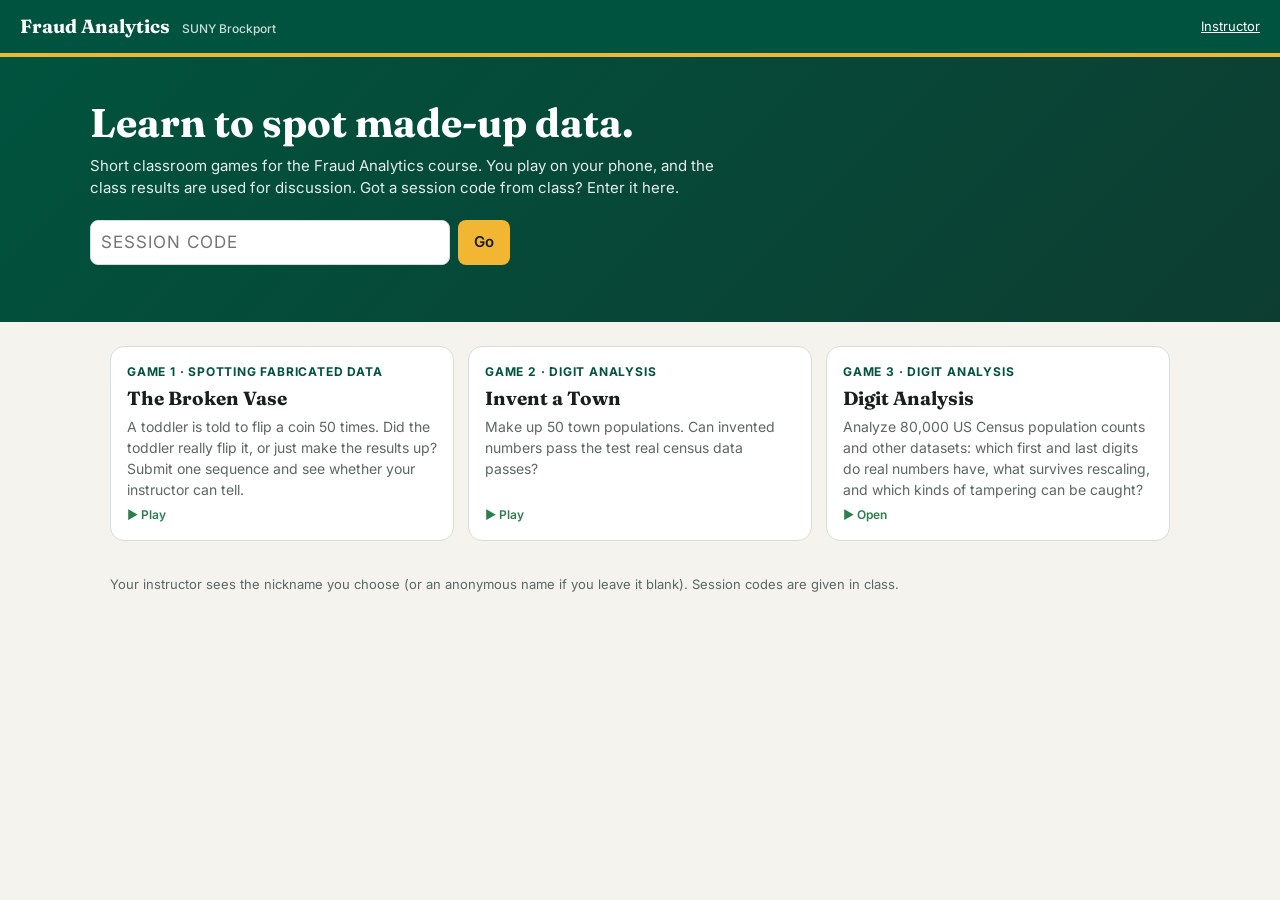
<file: index.html>
<!DOCTYPE html>
<html lang="en">
<head>
<meta charset="utf-8">
<script>/* auto-refresh when a newer version is published */
(function(){var V="5";fetch("version.txt?"+Date.now(),{cache:"no-store"}).then(function(r){return r.text()}).then(function(v){v=v.trim();if(v&&v!==V){var k="fraud_reload_"+v;try{if(sessionStorage.getItem(k))return;sessionStorage.setItem(k,1)}catch(e){}location.reload()}}).catch(function(){})})();</script>
<meta name="viewport" content="width=device-width, initial-scale=1">
<title>Fraud Analytics Games — SUNY Brockport</title>
<link rel="preconnect" href="https://fonts.googleapis.com">
<link href="https://fonts.googleapis.com/css2?family=Fraunces:opsz,wght@9..144,600;9..144,700&family=Inter:wght@400;500;600;700&display=swap" rel="stylesheet">
<link rel="stylesheet" href="fraud.css?v=5">
<script src="games.js?v=5"></script>
<style>
  .hero{background:linear-gradient(135deg,var(--green) 0%,#0d3d31 100%);color:#fff;padding:42px 20px 36px}
  .hero .in{max-width:1100px;margin:0 auto}
  .hero h1{font-size:40px;margin:0 0 8px}
  .hero p{max-width:640px;opacity:.9;margin:0}
  .hero .join{margin-top:20px;display:flex;gap:8px;max-width:420px}
  .hero .join input{font-size:17px;text-transform:uppercase;letter-spacing:1px}
  .games{max-width:1100px;margin:0 auto;padding:24px 20px}
  .tiles{display:grid;grid-template-columns:repeat(auto-fill,minmax(300px,1fr));gap:14px}
  .tile{background:var(--card);border:1px solid var(--rule);border-radius:14px;padding:16px;text-decoration:none;color:var(--ink);display:flex;flex-direction:column;gap:6px;transition:transform .12s,box-shadow .12s}
  a.tile:hover{transform:translateY(-2px);box-shadow:0 6px 18px rgba(0,0,0,.08);border-color:var(--green)}
  .tile .ch{font-size:12px;font-weight:700;color:var(--green);text-transform:uppercase;letter-spacing:.8px}
  .tile h3{margin:0;font-size:19px}
  .tile p{margin:0;font-size:14px;color:var(--muted)}
  .tile.soon{opacity:.6}
  .tile .st{margin-top:auto;font-size:12px;font-weight:600}
  footer{max-width:1100px;margin:0 auto;padding:10px 20px 40px;font-size:13px;color:var(--muted)}
</style>
</head>
<body>
<div class="topbar"><span class="brand">Fraud Analytics <small>SUNY Brockport</small></span><a href="admin.html" style="color:#fff;font-size:13px">Instructor</a></div>
<div class="hero"><div class="in">
  <h1>Learn to spot made-up data.</h1>
  <p>Short classroom games for the Fraud Analytics course. You play on your phone, and the class results are used for discussion. Got a session code from class? Enter it here.</p>
  <div class="join"><input id="code" placeholder="Session code" autocomplete="off"><button class="gold" id="go">Go</button></div>
  <div class="err" id="err" style="color:#ffd0c8"></div>
</div></div>
<div class="games"><div class="tiles" id="tiles"></div></div>
<footer>Your instructor sees the nickname you choose (or an anonymous name if you leave it blank). Session codes are given in class.</footer>
<script>
const cat = window.FRAUD_CATALOG;
const prefixes = Object.fromEntries(cat.filter(g => g.status === "live" && g.prefix && !g.standalone).map(g => [g.prefix, g.key]));   // code prefix → game
document.getElementById("tiles").innerHTML = cat.map(g => g.status === "live"
  ? `<a class="tile" href="games/${g.key}/"><span class="ch">${g.num} · ${g.topic}</span><h3>${g.title}</h3><p>${g.blurb}</p><span class="st ok">${g.standalone ? "▶ Open" : "▶ Play"}</span></a>`
  : `<div class="tile soon"><span class="ch">${g.num} · ${g.topic}</span><h3>${g.title}</h3><p>${g.blurb}</p><span class="st muted">Coming soon</span></div>`).join("");
function go() {
  const c = document.getElementById("code").value.trim().toUpperCase(); if (!c) return;
  const pre = Object.keys(prefixes).find(p => c.startsWith(p));
  if (pre) location.href = `games/${prefixes[pre]}/?code=${encodeURIComponent(c)}`;
  else document.getElementById("err").textContent = "Not sure which game that code is for. Open the game from the list below and enter the code there.";
}
document.getElementById("go").onclick = go;
document.getElementById("code").addEventListener("keydown", e => { if (e.key === "Enter") go(); });
</script>
</body>
</html>
</file>
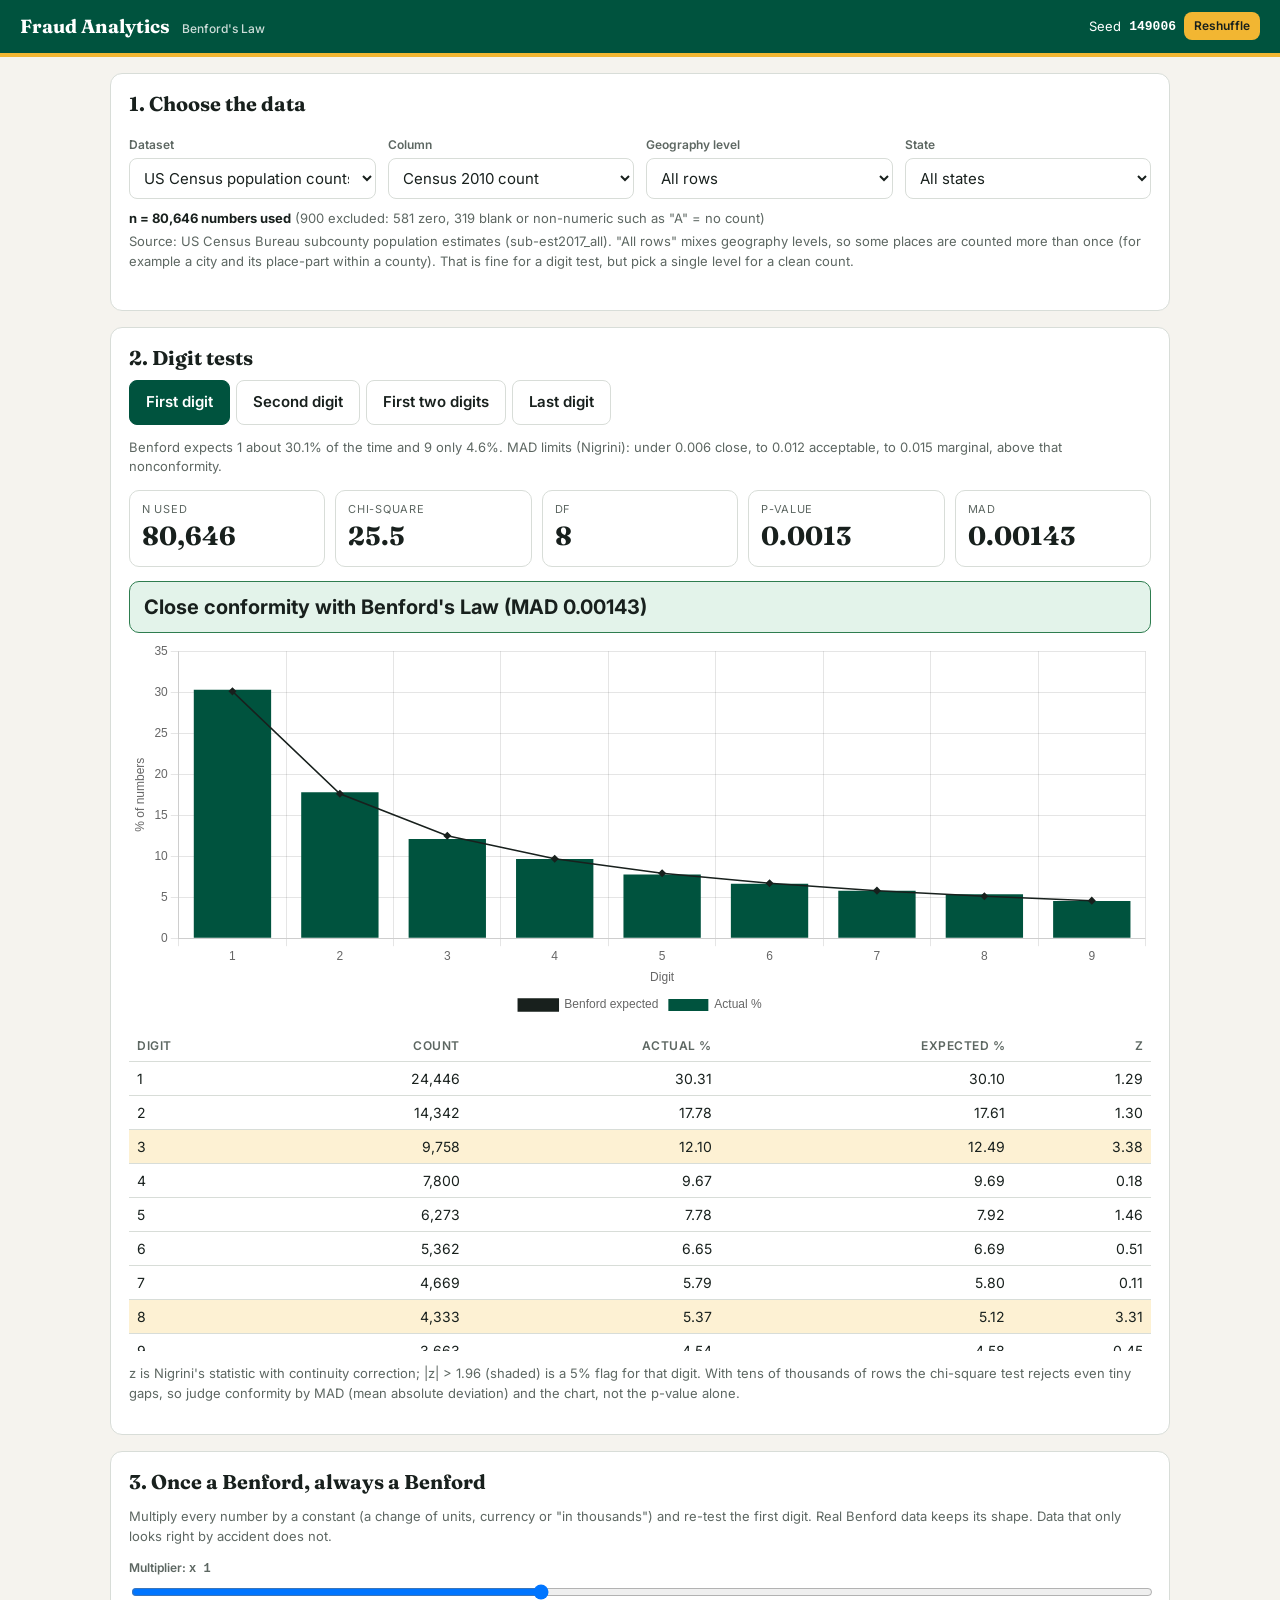
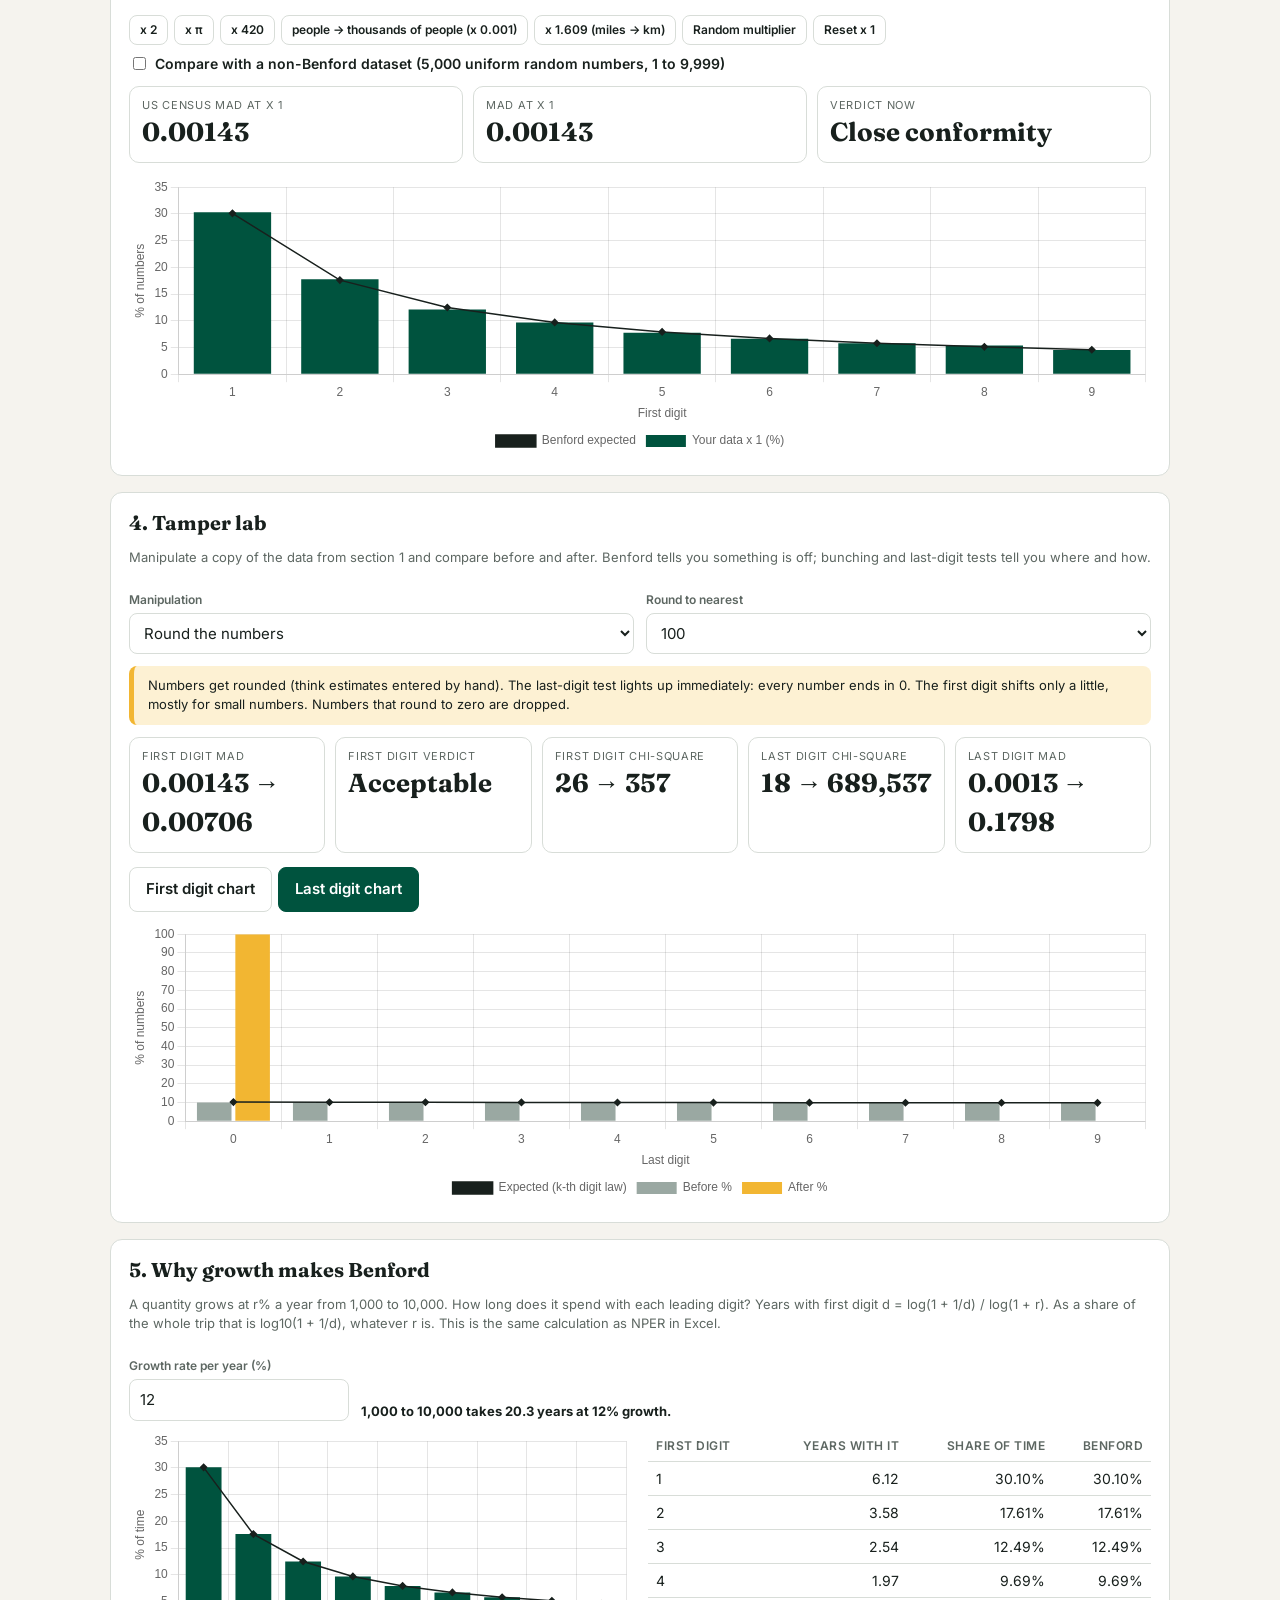
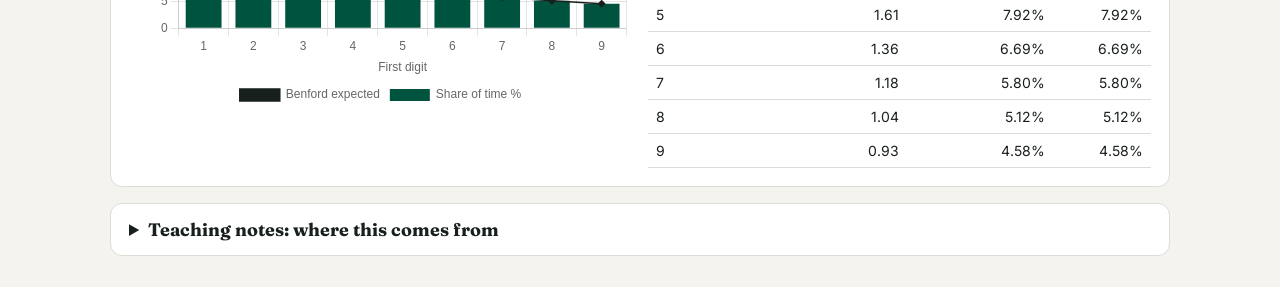
<file: games/benford/index.html>
<!DOCTYPE html>
<html lang="en">
<head>
<meta charset="utf-8">
<script>/* auto-refresh when a newer version is published */
(function(){var V="5";fetch("../../version.txt?"+Date.now(),{cache:"no-store"}).then(function(r){return r.text()}).then(function(v){v=v.trim();if(v&&v!==V){var k="fraud_reload_"+v;try{if(sessionStorage.getItem(k))return;sessionStorage.setItem(k,1)}catch(e){}location.reload()}}).catch(function(){})})();</script>
<meta name="viewport" content="width=device-width, initial-scale=1">
<title>Benford's Law — Fraud Analytics</title>
<link rel="preconnect" href="https://fonts.googleapis.com">
<link href="https://fonts.googleapis.com/css2?family=Fraunces:opsz,wght@9..144,600;9..144,700&family=Inter:wght@400;500;600;700&display=swap" rel="stylesheet">
<link rel="stylesheet" href="../../fraud.css?v=5">
<script src="../../vendor/chart.umd.min.js?v=5"></script>
<script src="benford.js?v=5"></script>
<style>
  .page{max-width:1100px;margin:0 auto;padding:16px 20px}
  .row{display:flex;flex-wrap:wrap;gap:12px;align-items:flex-end}
  .row>div{flex:1 1 180px;min-width:150px}
  .tabs{display:flex;flex-wrap:wrap;gap:6px;margin:4px 0 12px}
  .tabs button{background:transparent;color:var(--ink);border:1px solid var(--rule)}
  .tabs button.on{background:var(--green);color:#fff;border-color:var(--green)}
  .chart{position:relative;height:340px}
  .chart.sm{height:280px}
  .tw{max-height:320px;overflow:auto;margin-top:10px}
  .tw th{position:sticky;top:0;background:#fff}
  .vd{font-size:20px;font-weight:700;padding:10px 14px;border-radius:10px;margin:8px 0;border:1px solid var(--rule);background:var(--soft)}
  .vd.c0{background:#e3f3ea;border-color:var(--good)} .vd.c1{background:#eef6e0;border-color:#8aae3a}
  .vd.c2{background:#fdf1d3;border-color:var(--gold)} .vd.c3{background:#fbeceb;border-color:var(--bad)}
  .presets{display:flex;flex-wrap:wrap;gap:6px;margin:8px 0}
  input[type=range]{padding:0;border:0}
  input[type=checkbox],input[type=radio]{width:auto}
  .inl{display:flex;gap:6px;align-items:center;margin:0;font-size:14px;color:var(--ink)}
  details{background:var(--card);border:1px solid var(--rule);border-radius:12px;padding:12px 18px;margin-bottom:16px}
  details summary{cursor:pointer;font-weight:700;font-family:"Fraunces",Georgia,serif;font-size:18px}
  details p{margin:8px 0}
  .kpi .v{font-size:22px}
  .seedbar{display:flex;gap:8px;align-items:center;font-size:13px;color:var(--muted)}
  @media (min-width:1000px){.kpi .v{font-size:26px} .chart{height:380px}}
</style>
</head>
<body>
<div class="topbar"><a class="brand" href="../../">Fraud Analytics <small>Benford's Law</small></a>
  <span class="seedbar" style="color:#fff">Seed <b id="seedv" class="mono"></b> <button class="gold sm" id="reshuffle" title="New random seed for simulated and tampered data">Reshuffle</button></span></div>
<div class="page">

<!-- 1. DATA -->
<section class="card">
  <h2>1. Choose the data</h2>
  <div class="row">
    <div><label for="dsSel">Dataset</label><select id="dsSel"><option value="census">US Census population counts</option></select></div>
    <div class="gen hidden"><label for="genCol">Column</label><select id="genCol"></select></div>
    <div class="gen hidden"><label for="genGrp">Subset</label><select id="genGrp"></select></div>
    <div class="cen"><label for="colSel">Column</label><select id="colSel"><option value="pop2010">Census 2010 count</option><option value="pop2017">Estimate 2017</option></select></div>
    <div class="cen"><label for="lvlSel">Geography level</label><select id="lvlSel">
      <option value="all">All rows</option><option value="162">Incorporated places (162)</option><option value="061">Towns / MCDs (061)</option><option value="050">Counties (050)</option><option value="040">States (040)</option></select></div>
    <div class="cen"><label for="stSel">State</label><select id="stSel"><option value="">All states</option></select></div>
  </div>
  <div class="own hidden">
    <label for="ownTxt">Paste numbers (one per line) or a table with a header row (comma, tab or semicolon separated)</label>
    <textarea id="ownTxt" rows="5" placeholder="1234&#10;5678&#10;..."></textarea>
    <div class="row"><div><label for="ownFile">...or upload a CSV / text file</label><input type="file" id="ownFile" accept=".csv,.txt,.tsv,text/*"></div>
      <div class="ownCol hidden"><label for="ownColSel">Numeric column</label><select id="ownColSel"></select></div></div>
  </div>
  <p class="small" style="margin:10px 0 0"><b id="nUsed">Loading data...</b> <span class="muted" id="exNote"></span></p>
  <p class="small muted cen" style="margin:4px 0 0">Source: US Census Bureau subcounty population estimates (sub-est2017_all). "All rows" mixes geography levels, so some places are counted more than once (for example a city and its place-part within a county). That is fine for a digit test, but pick a single level for a clean count.</p>
  <p class="small muted gen hidden" id="genNote" style="margin:4px 0 0"></p>
  <div class="err" id="loadErr"></div>
</section>

<!-- 2. DIGIT TEST -->
<section class="card">
  <h2>2. Digit tests</h2>
  <div class="tabs" id="tabs">
    <button data-t="first" class="on">First digit</button><button data-t="second">Second digit</button>
    <button data-t="two">First two digits</button><button data-t="last">Last digit</button></div>
  <p class="small muted" id="testDesc"></p>
  <div class="kpis" id="kpis"></div>
  <div id="vd" class="vd"></div>
  <div class="chart"><canvas id="chMain"></canvas></div>
  <div class="tw scroll"><table id="tbl"></table></div>
  <p class="small muted">z is Nigrini's statistic with continuity correction; |z| &gt; 1.96 (shaded) is a 5% flag for that digit. With tens of thousands of rows the chi-square test rejects even tiny gaps, so judge conformity by MAD (mean absolute deviation) and the chart, not the p-value alone.</p>
</section>

<!-- 3. SCALE -->
<section class="card">
  <h2>3. Once a Benford, always a Benford</h2>
  <p class="small muted">Multiply every number by a constant (a change of units, currency or "in thousands") and re-test the first digit. Real Benford data keeps its shape. Data that only looks right by accident does not.</p>
  <label for="mulR">Multiplier: <b class="mono" id="mulV">x 1</b></label>
  <input type="range" id="mulR" min="-2" max="3" step="0.01" value="0">
  <div class="presets" id="presets"></div>
  <label class="inl"><input type="checkbox" id="cmpU"> Compare with a non-Benford dataset (5,000 uniform random numbers, 1 to 9,999)</label>
  <div class="kpis" id="scKpis" style="margin-top:12px"></div>
  <div class="chart sm"><canvas id="chScale"></canvas></div>
</section>

<!-- 4. TAMPER -->
<section class="card">
  <h2>4. Tamper lab</h2>
  <p class="small muted">Manipulate a copy of the data from section 1 and compare before and after. Benford tells you something is off; bunching and last-digit tests tell you where and how.</p>
  <div class="row">
    <div><label for="tmSel">Manipulation</label><select id="tmSel"><option value="round">Round the numbers</option><option value="thr">Threshold inflation</option><option value="fab">Fabricate some rows</option></select></div>
    <div class="p p-round"><label for="rUnit">Round to nearest</label><select id="rUnit"><option>10</option><option selected>100</option><option>1000</option></select></div>
    <div class="p p-thr hidden"><label for="tT">Threshold</label><input id="tT" type="number" value="5000" min="1"></div>
    <div class="p p-thr hidden"><label for="tW">Window below it (%)</label><input id="tW" type="number" value="10" min="1" max="50"></div>
    <div class="p p-fab hidden"><label for="fP">Share of rows replaced (%)</label><input id="fP" type="number" value="10" min="1" max="100"></div>
    <div class="p p-fab hidden"><label for="fM">Invented numbers look like</label><select id="fM"><option value="human">Human-like (prefers 3 to 7)</option><option value="uniform">Uniform random 100 to 99,999</option></select></div>
  </div>
  <div class="presets p p-thr hidden" id="thrPre"><span class="small muted" style="align-self:center">Presets:</span></div>
  <div class="goal small" id="tmNote" style="margin:12px 0"></div>
  <div class="kpis" id="tmKpis"></div>
  <div class="tabs" id="tmTabs"><button data-t="first" class="on">First digit chart</button><button data-t="last">Last digit chart</button></div>
  <div class="chart sm"><canvas id="chTm"></canvas></div>
  <div class="p p-thr hidden" style="margin-top:18px"><h3>Bunching histogram: counts around the threshold</h3>
    <div class="chart sm"><canvas id="chBunch"></canvas></div>
    <p class="small muted">40 bins covering 20% below to 20% above the threshold. The tampered data has a hole just below and a spike just above.</p></div>
</section>

<!-- 5. GROWTH -->
<section class="card">
  <h2>5. Why growth makes Benford</h2>
  <p class="small muted">A quantity grows at r% a year from 1,000 to 10,000. How long does it spend with each leading digit? Years with first digit d = log(1 + 1/d) / log(1 + r). As a share of the whole trip that is log10(1 + 1/d), whatever r is. This is the same calculation as NPER in Excel.</p>
  <div class="row"><div style="max-width:220px"><label for="gR">Growth rate per year (%)</label><input id="gR" type="number" value="12" min="0.1" max="500" step="0.5"></div>
    <div class="small"><b id="gTot"></b></div></div>
  <div class="grid2" style="margin-top:10px"><div class="chart sm"><canvas id="chGrow"></canvas></div><div class="scroll"><table id="gTbl"></table></div></div>
</section>

<!-- 6. NOTES -->
<details><summary>Teaching notes: where this comes from</summary>
  <p><b>Newcomb, 1881.</b> Simon Newcomb noticed that the early pages of books of logarithm tables (numbers starting with 1) were more worn than the later ones, and proposed that the probability of a leading digit d is log10(1 + 1/d).</p>
  <p><b>Benford, 1938.</b> Frank Benford, a General Electric physicist, rediscovered it and tested 20,229 observations from 20 different datasets (rivers, populations, addresses, physical constants and more).</p>
  <p><b>Scale invariance.</b> Pinkham (1961) showed that if a digit law does not depend on the units of measurement, it must be the logarithmic law. That is what section 3 shows.</p>
  <p><b>Forensic accounting.</b> Mark Nigrini popularised digit tests for auditors in the 1990s. They work on data spanning several orders of magnitude and not constrained by caps or assigned numbers (phone numbers, check numbers). A deviation is a reason to look closer, not proof of fraud.</p>
</details>
</div>

<script>
const B = window.BENFORD, $ = (id) => document.getElementById(id);
const GREEN = "#00533e", GOLD = "#f2b632", INK = "#18201d", GREY = "#9aa8a2";
const fmt = (x) => Number(x).toLocaleString("en-US");
const fmtP = (p) => p < 1e-4 ? "< 0.0001" : p.toFixed(4);
const fmtMul = (m) => m >= 100 ? m.toFixed(0) : m >= 1 ? Number(m.toPrecision(4)).toString() : Number(m.toPrecision(3)).toString();
let census = null, base = { values: [], label: "", excluded: 0 }, seed = B.randomSeed(), curTest = "first", mul = 1, tmTest = "first", ownTable = null;

// ---------- chart helper ----------
function mkChart(id, labels, series, opts) {
  opts = opts || {};
  const ds = series.map((s) => s.line
    ? { type: "line", label: s.label, data: s.data, borderColor: INK, backgroundColor: INK, borderWidth: 1.5, pointRadius: 3, pointStyle: "rectRot", tension: 0, order: 0 }
    : { type: "bar", label: s.label, data: s.data, backgroundColor: s.color, order: 1 });
  return new Chart($(id), { data: { labels, datasets: ds }, options: { responsive: true, maintainAspectRatio: false, animation: false,
    interaction: { mode: "index", intersect: false },
    plugins: { legend: { position: "bottom" }, tooltip: { callbacks: { label: (c) => c.dataset.label + ": " + (opts.count ? fmt(c.parsed.y) : c.parsed.y.toFixed(2) + "%") } } },
    scales: { y: { beginAtZero: true, title: { display: true, text: opts.ytitle || "% of numbers" } }, x: { title: { display: !!opts.xtitle, text: opts.xtitle || "" }, ticks: { maxRotation: 0, autoSkip: true } } } } });
}
function setChart(ch, labels, series) { ch.data.labels = labels; series.forEach((s, i) => { ch.data.datasets[i].data = s.data; if (s.label) ch.data.datasets[i].label = s.label; }); ch.update(); }
const pct = (a) => a.map((v) => v * 100);
const charts = {};

// ---------- 1. data ----------
// Extra datasets: CSV files in data/ (lengths only, no texts) and two generated mathematical sequences.
const DATASETS = {
  nih: { label: "NIH contract amounts (US$)", file: "data/nih_contracts.csv", cols: [["amount", "Contract amount"]], group: ["naics", "NAICS code"],
         note: "Contract awards of the US National Institutes of Health: 5,561 amounts." },
  classics: { label: "Classic books (Project Gutenberg)", file: "data/classics.csv",
         cols: [["words", "Words"], ["characters", "Characters"], ["sentences", "Sentences"], ["syllables", "Syllables"], ["polysyllables", "Polysyllables"], ["difficult_words", "Difficult words"], ["downloads", "Downloads"]],
         note: "About 1,000 classic books from Project Gutenberg: counts of words, characters, sentences, and downloads." },
  shakespeare: { label: "Shakespeare: line lengths", file: "data/shakespeare_lines.csv", cols: [["line_length", "Characters per line"]], group: ["play", "Play"],
         note: "Length in characters of every line in Shakespeare’s plays (111,396 lines, stage directions included)." },
  bible: { label: "Bible: verse lengths", file: "data/bible_verses.csv", cols: [["verse_length", "Characters per verse"]],
         note: "Length in characters of each of the 31,102 verses of an English Bible translation." },
  qar: { label: "Quran (Arabic): verse lengths", file: "data/quran_arabic_verses.csv", cols: [["verse_length", "Characters per verse"]],
         note: "Length in characters (diacritics included) of each of the 6,236 verses of the Quran in Arabic." },
  qen: { label: "Quran (English): verse lengths", file: "data/quran_english_verses.csv", cols: [["verse_length", "Characters per verse"]],
         note: "Length in characters of each of the 6,236 verses of an English translation of the Quran." },
  pow2: { label: "Powers of 2 (2¹ to 2¹⁰⁰⁰)", gen: () => { const o = []; let x = 1; for (let i = 1; i <= 1000; i++) { x *= 2; o.push(x); } return { v: o }; },
         cols: [["v", "Value"]], note: "A purely mathematical sequence: 2, 4, 8, 16, ... 2¹⁰⁰⁰." },
  fib: { label: "Fibonacci numbers (first 1,000)", gen: () => { const o = [1, 1]; while (o.length < 1000) o.push(o[o.length - 1] + o[o.length - 2]); return { v: o }; },
         cols: [["v", "Value"]], note: "1, 1, 2, 3, 5, 8, 13, ... Each number is the sum of the two before it." }
};
const dsCache = {};
(function addDatasetOptions() {
  const sel = $("dsSel");
  for (const k in DATASETS) { const o = document.createElement("option"); o.value = k; o.textContent = DATASETS[k].label; sel.appendChild(o); }
  const o = document.createElement("option"); o.value = "own"; o.textContent = "Paste your own numbers"; sel.appendChild(o);
})();
function loadDataset(k) {
  if (dsCache[k]) return Promise.resolve(dsCache[k]);
  const D = DATASETS[k];
  if (D.gen) { const g = D.gen(); dsCache[k] = { cols: { v: g.v }, groups: null }; return Promise.resolve(dsCache[k]); }
  return fetch(D.file + "?v=5").then((r) => { if (!r.ok) throw new Error("HTTP " + r.status); return r.text(); }).then((t) => {
    const rows = B.parseDelimited(t.replace(/^\uFEFF/, ""), ","), head = rows[0].map((h) => h.trim()), body = rows.slice(1).filter((r) => r.length >= head.length);
    const cols = {}; for (const [c] of D.cols) { const j = head.indexOf(c); cols[c] = body.map((r) => B.parseNum(r[j])); }
    let groups = null; if (D.group) { const j = head.indexOf(D.group[0]); groups = body.map((r) => r[j]); }
    return (dsCache[k] = { cols, groups });
  });
}
function cenFilter() {
  const col = $("colSel").value, lvl = $("lvlSel").value, st = $("stSel").value;
  const raw = [];
  for (const r of census) {
    if (lvl !== "all" && r.sumlev !== lvl && r.sumlev !== String(+lvl)) continue;
    if (st && r.state !== st) continue;
    raw.push(r[col]);
  }
  return raw;
}
function refreshData() {
  let raw, label;
  if ($("dsSel").value === "census") {
    if (!census) return;
    raw = cenFilter();
    label = "US Census, " + $("colSel").selectedOptions[0].text + ", " + $("lvlSel").selectedOptions[0].text + ($("stSel").value ? ", " + $("stSel").value : "");
  } else if (DATASETS[$("dsSel").value]) {
    const k = $("dsSel").value, D = DATASETS[k], d = dsCache[k];
    if (!d) return;
    const c = $("genCol").value || D.cols[0][0], g = $("genGrp").value;
    raw = d.cols[c].filter((_, i) => !g || !d.groups || d.groups[i] === g);
    label = D.label + ", " + $("genCol").selectedOptions[0].text + (g ? ", " + g : "");
  } else {
    if (!ownTable || !ownTable.columns.length) { base = { values: [], label: "Your data", zero: 0, missing: 0, excluded: 0 }; $("nUsed").textContent = "No numbers yet."; $("exNote").textContent = ""; renderAll(); return; }
    raw = ownTable.columns[+$("ownColSel").value || 0].values; label = "Your data";
  }
  const c = B.clean(raw);
  base = { values: c.values, label, zero: c.zero, missing: c.missing, excluded: c.excluded };
  $("nUsed").textContent = "n = " + fmt(c.values.length) + " numbers used";
  $("exNote").textContent = c.excluded ? "(" + fmt(c.excluded) + " excluded: " + fmt(c.zero) + " zero, " + fmt(c.missing) + " blank or non-numeric such as \"A\" = no count)" : "(none excluded)";
  renderAll();
}
function syncPicker() {
  const v = $("dsSel").value, own = v === "own", D = DATASETS[v];
  document.querySelectorAll(".cen").forEach((e) => e.classList.toggle("hidden", v !== "census"));
  document.querySelector(".own").classList.toggle("hidden", !own);
  document.querySelectorAll(".gen").forEach((e) => e.classList.toggle("hidden", !D));
  if (!D) { refreshData(); return; }
  $("genCol").innerHTML = D.cols.map(([c, n]) => `<option value="${c}">${n}</option>`).join("");
  $("genCol").parentElement.classList.toggle("hidden", D.cols.length < 2);
  $("genNote").textContent = D.note;
  $("nUsed").textContent = "Loading " + D.label + "...";
  loadDataset(v).then((d) => {
    const gw = $("genGrp").parentElement;
    if (D.group && d.groups) {
      const gs = [...new Set(d.groups)].filter((x) => x).sort();
      $("genGrp").innerHTML = '<option value="">All</option>' + gs.map((x) => `<option>${String(x).replace(/[<&"]/g, "")}</option>`).join("");
      gw.querySelector("label").textContent = D.group[1]; gw.classList.remove("hidden");
    } else { $("genGrp").innerHTML = ""; gw.classList.add("hidden"); }
    refreshData();
  }).catch((e) => { $("loadErr").textContent = "Could not load " + D.label + " (" + e.message + ")."; });
}
function loadOwn(text) {
  ownTable = B.parseTable(text);
  const cols = ownTable.columns;
  $("ownColSel").innerHTML = cols.map((c, i) => `<option value="${i}">${c.name.replace(/[<&"]/g, "")}</option>`).join("");
  document.querySelector(".ownCol").classList.toggle("hidden", cols.length < 2);
  refreshData();
}
let ownT; $("ownTxt").addEventListener("input", () => { clearTimeout(ownT); ownT = setTimeout(() => loadOwn($("ownTxt").value), 250); });
$("ownFile").addEventListener("change", (e) => { const f = e.target.files[0]; if (!f) return; f.text().then((t) => { $("ownTxt").value = t.length > 200000 ? "" : t; loadOwn(t); }); });
$("ownColSel").onchange = refreshData;
["dsSel"].forEach((i) => $(i).onchange = syncPicker);
["colSel", "lvlSel", "stSel", "genCol", "genGrp"].forEach((i) => $(i).onchange = refreshData);

// ---------- 2. digit tests ----------
const DESC = {
  first: "Benford expects 1 about 30.1% of the time and 9 only 4.6%. MAD limits (Nigrini): under 0.006 close, to 0.012 acceptable, to 0.015 marginal, above that nonconformity.",
  second: "Second digits are much flatter than first digits: 0 about 12.0%, 9 about 8.5%. MAD limits: 0.008 / 0.010 / 0.012.",
  two: "The first two digits together (10 to 99). A sharper microscope, but needs a lot of data. MAD limits: 0.0012 / 0.0018 / 0.0022.",
  last: "Last digit of numbers 10 and above. In a 2-digit number the last digit is the second digit, which follows Benford's second-digit law (0 is 12.0%, 9 is 8.5%); in a 3-digit number it is the third digit (10.2% down to 9.8%); from 4 digits on it is practically uniform. The expected line mixes these laws by how many numbers of each length the data has, so it is close to, but not exactly, 10%. Heaps on 0 and 5 reveal rounding or invented numbers. Compare the actual bars before tampering with those after. Only chi-square is reported."
};
function renderDigits() {
  const a = B.analyze(base.values, curTest), T = B.TESTS[curTest];
  $("testDesc").textContent = DESC[curTest];
  const kp = (k, v) => `<div class="kpi"><div class="k">${k}</div><div class="v">${v}</div></div>`;
  $("kpis").innerHTML = kp("n used", fmt(a.n)) + kp("Chi-square", a.n ? a.chi2.toFixed(1) : "-") + kp("df", a.df) + kp("p-value", a.n ? fmtP(a.p) : "-") + kp("MAD", a.n ? a.mad.toFixed(5) : "-");
  const vd = $("vd"), vi = a.verdict ? B.VERDICTS.indexOf(a.verdict) : -1;
  vd.className = "vd" + (vi >= 0 ? " c" + vi : "");
  vd.textContent = !a.n ? "No numbers to analyze." : a.verdict ? a.verdict + " with Benford's Law (MAD " + a.mad.toFixed(5) + ")" : "Compare with uniform 10% per digit (chi-square p = " + fmtP(a.p) + ", MAD " + a.mad.toFixed(5) + ")";
  const lab = a.digits.map(String), exp = curTest === "last" ? "Expected (k-th digit law)" : "Benford expected";
  const ser = [{ label: "Actual %", data: pct(a.props), color: GREEN }, { label: exp, data: pct(a.expected), line: true }];
  if (!charts.main) charts.main = mkChart("chMain", lab, ser, { xtitle: "Digit" }); else { charts.main.data.datasets[1].label = exp; setChart(charts.main, lab, ser); }
  $("tbl").innerHTML = "<tr><th>Digit</th><th>Count</th><th>Actual %</th><th>Expected %</th><th>z</th></tr>" +
    a.digits.map((d, i) => `<tr class="${a.z[i] > 1.96 ? "hl" : ""}"><td>${d}</td><td>${fmt(a.counts[i])}</td><td>${(a.props[i] * 100).toFixed(2)}</td><td>${(a.expected[i] * 100).toFixed(2)}</td><td>${a.z[i].toFixed(2)}</td></tr>`).join("");
}
$("tabs").onclick = (e) => { const t = e.target.dataset && e.target.dataset.t; if (!t) return; curTest = t; [...$("tabs").children].forEach((b) => b.classList.toggle("on", b.dataset.t === t)); renderDigits(); };

// ---------- 3. scale ----------
const PRESETS = [["x 2", 2], ["x π", Math.PI], ["x 420", 420], ["people → thousands of people (x 0.001)", 0.001], ["x 1.609 (miles → km)", 1.609], ["Random multiplier", "rand"], ["Reset x 1", 1]];
$("presets").innerHTML = PRESETS.map((p, i) => `<button class="ghost sm" data-i="${i}">${p[0]}</button>`).join("");
$("presets").onclick = (e) => {
  const i = e.target.dataset && e.target.dataset.i; if (i == null) return;
  let m = PRESETS[i][1]; if (m === "rand") m = Math.pow(10, B.seeded(seed + Date.now() % 100000)() * 5 - 2);
  setMul(m);
};
function setMul(m) { mul = Math.min(1000, Math.max(0.01, m)); $("mulR").value = Math.log10(mul).toFixed(3); renderScale(); }
$("mulR").oninput = () => { mul = Math.pow(10, +$("mulR").value); renderScale(); };
$("cmpU").onchange = () => { renderScale(); };
function renderScale() {
  $("mulV").textContent = "x " + fmtMul(mul);
  const a0 = B.analyze(base.values, "first"), a1 = B.analyze(B.scale(base.values, mul), "first"), lab = a1.digits.map(String);
  const cmp = $("cmpU").checked, u = B.uniformData(5000, seed), u0 = B.analyze(u, "first"), u1 = B.analyze(B.scale(u, mul), "first");
  const kp = (k, v) => `<div class="kpi"><div class="k">${k}</div><div class="v">${v}</div></div>`;
  let k = kp(base.label.split(",")[0] + " MAD at x 1", a0.n ? a0.mad.toFixed(5) : "-") + kp("MAD at x " + fmtMul(mul), a1.n ? a1.mad.toFixed(5) : "-") + kp("Verdict now", a1.verdict || "-");
  if (cmp) k += kp("Uniform MAD at x 1", u0.mad.toFixed(5)) + kp("Uniform MAD at x " + fmtMul(mul), u1.mad.toFixed(5));
  $("scKpis").innerHTML = k;
  const ser = [{ label: "Your data x " + fmtMul(mul) + " (%)", data: pct(a1.props), color: GREEN }];
  if (cmp) ser.push({ label: "Uniform random x " + fmtMul(mul) + " (%)", data: pct(u1.props), color: GOLD });
  ser.push({ label: "Benford expected", data: pct(a1.expected), line: true });
  if (charts.scale && charts.scale.data.datasets.length !== ser.length) { charts.scale.destroy(); charts.scale = null; }
  if (!charts.scale) charts.scale = mkChart("chScale", lab, ser, { xtitle: "First digit" }); else setChart(charts.scale, lab, ser);
}

// ---------- 4. tamper ----------
const TNOTE = {
  round: "Numbers get rounded (think estimates entered by hand). The last-digit test lights up immediately: every number ends in 0. The first digit shifts only a little, mostly for small numbers. Numbers that round to zero are dropped.",
  thr: "Every value within the window just below the threshold is pushed to just above it (for example, a place reports 5,010 people to cross an eligibility line). The first-digit test barely notices, but the bunching histogram shows the hole below and the pile above.",
  fab: "A share of the rows is replaced by invented numbers. People pick digits too evenly (and avoid 1 and 9), so the first-digit test flags it. It does not say which rows are fake."
};
function tamper() {
  const rng = B.seeded(seed * 7 + 3), v = base.values, kind = $("tmSel").value;
  if (kind === "round") return { values: B.roundTo(v, +$("rUnit").value), info: "" };
  if (kind === "thr") { const T = +$("tT").value || 5000, w = Math.min(0.5, Math.max(0.001, (+$("tW").value || 10) / 100)), r = B.thresholdInflate(v, T, w, rng); return { values: r.values, info: fmt(r.moved) + " values pushed above " + fmt(T) + ".", T }; }
  const r = B.fabricate(v, Math.min(1, Math.max(0.01, (+$("fP").value || 10) / 100)), $("fM").value, rng); return { values: r.values, info: fmt(r.replaced) + " rows replaced with invented numbers." };
}
function renderTamper() {
  const kind = $("tmSel").value;
  document.querySelectorAll(".p").forEach((e) => e.classList.toggle("hidden", !e.classList.contains("p-" + kind)));
  $("tmNote").textContent = TNOTE[kind];
  if (!base.values.length) return;
  const t = tamper(), kp = (k, v, cls) => `<div class="kpi ${cls || ""}"><div class="k">${k}</div><div class="v">${v}</div></div>`;
  const f0 = B.analyze(base.values, "first"), f1 = B.analyze(t.values, "first"), l0 = B.analyze(base.values, "last"), l1 = B.analyze(t.values, "last");
  $("tmKpis").innerHTML = kp("First digit MAD", f0.mad.toFixed(5) + " → " + f1.mad.toFixed(5)) + kp("First digit verdict", f1.verdict.replace(" conformity", ""), "") +
    kp("First digit chi-square", f0.chi2.toFixed(0) + " → " + f1.chi2.toFixed(0)) + kp("Last digit chi-square", fmt(Math.round(l0.chi2)) + " → " + fmt(Math.round(l1.chi2))) + kp("Last digit MAD", l0.mad.toFixed(4) + " → " + l1.mad.toFixed(4)) + (t.info ? kp("Changed", t.info) : "");
  const A = tmTest === "first" ? [f0, f1] : [l0, l1], lab = A[0].digits.map(String), exp = tmTest === "first" ? "Benford expected" : "Expected (k-th digit law)";
  const ser = [{ label: "Before %", data: pct(A[0].props), color: GREY }, { label: "After %", data: pct(A[1].props), color: GOLD }, { label: exp, data: pct(A[0].expected), line: true }];
  if (!charts.tm) charts.tm = mkChart("chTm", lab, ser, { xtitle: tmTest === "first" ? "First digit" : "Last digit" });
  else { charts.tm.options.scales.x.title.text = tmTest === "first" ? "First digit" : "Last digit"; charts.tm.data.datasets[2].label = exp; setChart(charts.tm, lab, ser); }
  if (kind === "thr") {
    const T = t.T, b0 = B.bunching(base.values, T), b1 = B.bunching(t.values, T), bl = b0.edges.map((e) => fmt(Math.round(e)));
    const bs = [{ label: "Before (count)", data: b0.counts, color: GREY }, { label: "After (count)", data: b1.counts, color: GOLD }];
    if (!charts.bunch) charts.bunch = mkChart("chBunch", bl, bs, { count: true, ytitle: "Number of values", xtitle: "Value (bin start; threshold " + fmt(T) + ")" });
    else { charts.bunch.options.scales.x.title.text = "Value (bin start; threshold " + fmt(T) + ")"; setChart(charts.bunch, bl, bs); }
  }
}
$("tmTabs").onclick = (e) => { const t = e.target.dataset && e.target.dataset.t; if (!t) return; tmTest = t; [...$("tmTabs").children].forEach((b) => b.classList.toggle("on", b.dataset.t === t)); renderTamper(); };
["tmSel", "rUnit", "tT", "tW", "fP", "fM"].forEach((i) => $(i).addEventListener("input", () => { if (i === "tmSel") tmTest = $("tmSel").value === "round" ? "last" : "first", [...$("tmTabs").children].forEach((b) => b.classList.toggle("on", b.dataset.t === tmTest)); renderTamper(); }));
[2000, 5000, 10000, 20000].forEach((T) => { const b = document.createElement("button"); b.className = "ghost sm"; b.textContent = fmt(T); b.onclick = () => { $("tT").value = T; renderTamper(); }; $("thrPre").appendChild(b); });

// ---------- 5. growth ----------
function renderGrowth() {
  const r = Math.max(0.001, (+$("gR").value || 12) / 100), g = B.growth(r);
  $("gTot").textContent = "1,000 to 10,000 takes " + g.total.toFixed(1) + " years at " + (r * 100) + "% growth.";
  $("gTbl").innerHTML = "<tr><th>First digit</th><th>Years with it</th><th>Share of time</th><th>Benford</th></tr>" +
    g.rows.map((x) => `<tr><td>${x.d}</td><td>${x.years.toFixed(2)}</td><td>${(x.share * 100).toFixed(2)}%</td><td>${(x.benford * 100).toFixed(2)}%</td></tr>`).join("");
  const lab = g.rows.map((x) => String(x.d)), ser = [{ label: "Share of time %", data: g.rows.map((x) => x.share * 100), color: GREEN }, { label: "Benford expected", data: g.rows.map((x) => x.benford * 100), line: true }];
  if (!charts.grow) charts.grow = mkChart("chGrow", lab, ser, { xtitle: "First digit", ytitle: "% of time" }); else setChart(charts.grow, lab, ser);
}
$("gR").addEventListener("input", renderGrowth);

// ---------- wiring ----------
function renderAll() { renderDigits(); renderScale(); renderTamper(); }
function setSeed(s) { seed = s; $("seedv").textContent = s; }
$("reshuffle").onclick = () => { setSeed(B.randomSeed()); renderScale(); renderTamper(); };
setSeed(seed); renderGrowth(); tmTest = "last";
[...$("tmTabs").children].forEach((b) => b.classList.toggle("on", b.dataset.t === tmTest));
fetch("data/us_census_2017.csv?v=5").then((r) => { if (!r.ok) throw new Error("HTTP " + r.status); return r.text(); }).then((t) => {
  census = B.parseCensus(t);
  const states = [...new Set(census.map((r) => r.state))].sort();
  $("stSel").innerHTML = '<option value="">All states</option>' + states.map((s) => `<option>${s}</option>`).join("");
  refreshData();
}).catch((e) => { $("loadErr").textContent = "Could not load the census file (" + e.message + "). Open the page from the website or a local web server, not as a file. You can still paste your own numbers."; $("nUsed").textContent = "No data loaded."; });
</script>
</body>
</html>
</file>
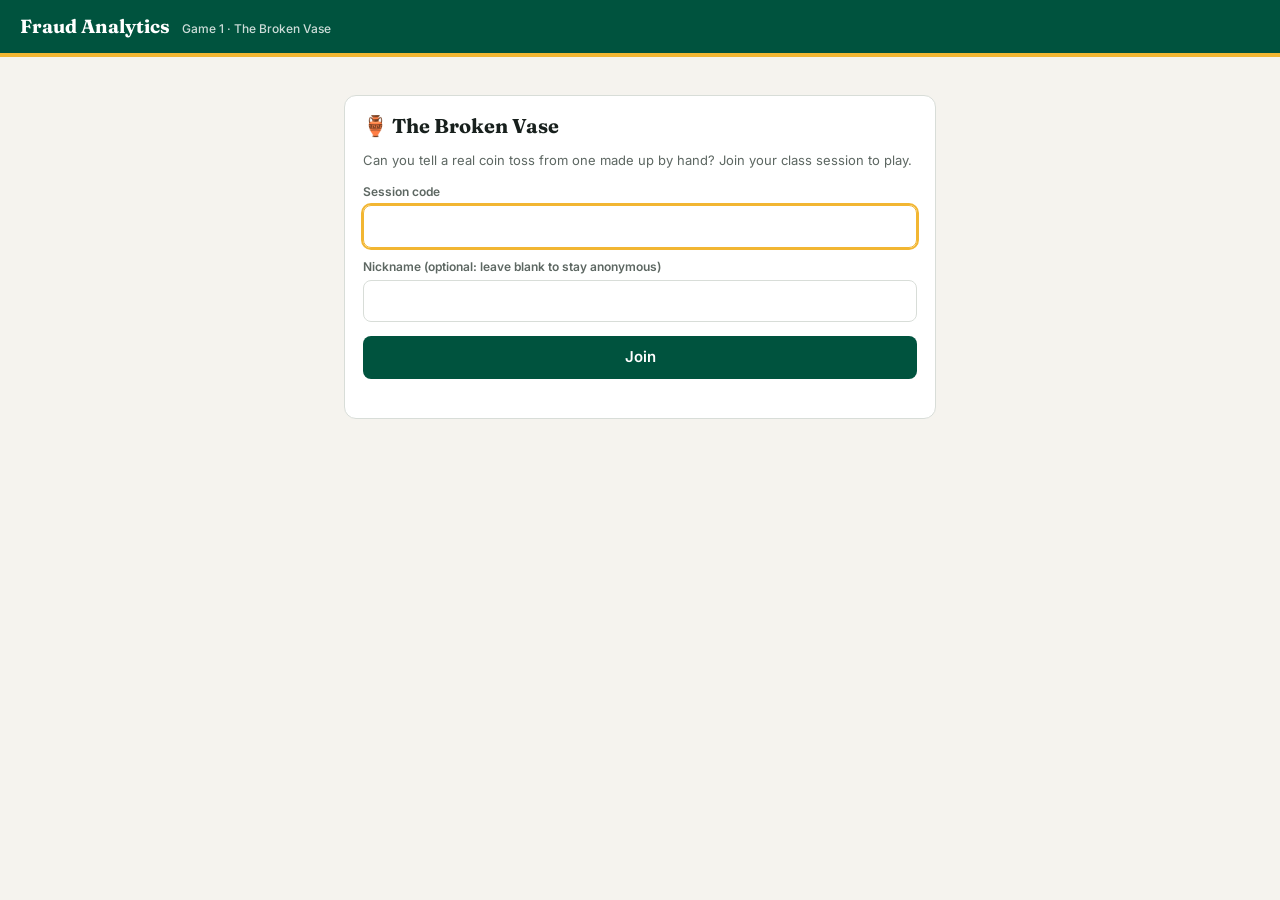
<file: games/coinflip/index.html>
<!DOCTYPE html>
<html lang="en">
<head>
<meta charset="utf-8">
<script>/* auto-refresh when a newer version is published */
(function(){var V="5";fetch("../../version.txt?"+Date.now(),{cache:"no-store"}).then(function(r){return r.text()}).then(function(v){v=v.trim();if(v&&v!==V){var k="fraud_reload_"+v;try{if(sessionStorage.getItem(k))return;sessionStorage.setItem(k,1)}catch(e){}location.reload()}}).catch(function(){})})();</script>
<meta name="viewport" content="width=device-width, initial-scale=1">
<title>The Broken Vase — Fraud Analytics</title>
<link rel="preconnect" href="https://fonts.googleapis.com">
<link href="https://fonts.googleapis.com/css2?family=Fraunces:opsz,wght@9..144,600;9..144,700&family=Inter:wght@400;500;600;700&display=swap" rel="stylesheet">
<link rel="stylesheet" href="../../fraud.css?v=5">
<script src="../../vendor/supabase.js?v=5"></script>
<script src="../../config.js?v=5"></script>
<script src="../../fraud.js?v=5"></script>
<script src="model.js?v=5"></script>
<style>
  .page{max-width:620px;margin:0 auto;padding:14px}
  .seq{width:100%;font:600 17px/1.5 ui-monospace,Menlo,Consolas,monospace;letter-spacing:1px;text-transform:uppercase;resize:vertical}
  .cnt{font-weight:700;font-variant-numeric:tabular-nums}
  .cnt.good{color:var(--good)} .cnt.bad{color:var(--bad)}
  .keys{display:flex;gap:8px;margin:10px 0}
  .keys button{flex:1;font-size:18px;padding:12px 0}
  .keys button.h{background:var(--h)} .keys button.t{background:var(--t);color:#4a3600}
  .keys button.u{flex:.7;background:transparent;color:var(--ink);border:1px solid var(--rule);font-size:14px}
  .cells{display:grid;grid-template-columns:repeat(10,1fr);gap:4px;margin:10px 0}
  .cell{aspect-ratio:1;border-radius:6px;border:1.5px dashed var(--rule);display:flex;align-items:center;justify-content:center;font:700 14px ui-monospace,Menlo,monospace;
        user-select:none;cursor:pointer;color:#fff;-webkit-tap-highlight-color:transparent}
  .cell.h{background:var(--h);border:1.5px solid var(--h)} .cell.t{background:var(--t);border:1.5px solid var(--t);color:#4a3600}
  .cell.next{border-color:var(--ink);border-style:solid}
  .opt{display:flex;gap:10px;align-items:flex-start;padding:12px;border:1.5px solid var(--rule);border-radius:10px;margin:8px 0;cursor:pointer;color:var(--ink);font-size:15px;font-weight:500}
  .opt input{width:auto;margin-top:4px}
  .opt:has(input:checked){border-color:var(--green);background:var(--soft)}
  .story{border-left:5px solid var(--gold);background:var(--goldsoft);padding:12px 16px;border-radius:8px}
  .story p{margin:0 0 8px} .story p:last-child{margin:0}
  .steps{margin:0;padding-left:20px} .steps li{margin-bottom:6px}
  .conf{background:#eef8f1;border:1px solid var(--good);border-radius:10px;padding:12px 14px}
  .strip{display:flex;gap:2px;margin:8px 0}
  .strip i{flex:1 1 0;min-width:0;height:20px;border-radius:3px;background:var(--h)} .strip i.t{background:var(--t)}
  .verdict{font-size:18px;padding:12px 14px;border-radius:10px;margin:10px 0}
  .verdict.good{background:#eef8f1;border:1px solid var(--good)} .verdict.bad{background:#fbeceb;border:1px solid var(--bad)} .verdict.none{background:var(--soft);border:1px solid var(--rule)}
  .dbtn{background:transparent;color:var(--muted);border:1px dashed var(--rule);font-size:12px;padding:4px 10px}
</style>
</head>
<body>
<div class="topbar"><a class="brand" href="../../">Fraud Analytics <small>Game 1 · The Broken Vase</small></a><span class="who" id="who"></span></div>
<div class="page">
  <div id="demoBanner" class="demo hidden">Demo mode: nothing is saved. <a href="#" id="demoReset">Start over</a> · <button class="dbtn" id="demoRevealBtn">Simulate the instructor's reveal</button></div>

  <section id="gJoin" class="card hidden" style="margin-top:24px">
    <h2>🏺 The Broken Vase</h2>
    <p class="muted small">Can you tell a real coin toss from one made up by hand? Join your class session to play.</p>
    <label for="gCode">Session code</label><input id="gCode" autocomplete="off" autocapitalize="characters" style="text-transform:uppercase">
    <label for="gNick">Nickname (optional: leave blank to stay anonymous)</label><input id="gNick" maxlength="40" autocomplete="off">
    <button id="gBtnJoin" class="full" style="margin-top:14px">Join</button>
    <div class="err" id="gJoinErr"></div>
  </section>

  <section id="gMain" class="hidden">
    <div class="card story">
      <h2 style="margin:0 0 8px">🏺 The Broken Vase</h2>
      <p>You are a toddler, and you just broke mom's favorite vase. To teach you a lesson, mom gives you a task: <b>toss a coin <span class="N">50</span> times</b> and write down H (heads) or T (tails) each time.</p>
      <p>After a few tosses, mom goes off to do chores. You get bored, and you start just writing H and T "randomly" yourself, from your head.</p>
      <p>Mom comes back, looks at your list, and says: <b>"You cheated."</b> How did she know?</p>
    </div>

    <div id="vInput">
      <div class="card">
        <h3>Your task</h3>
        <ol class="steps">
          <li>On paper (or in your head), create <b>two</b> sequences of <span class="N">50</span> flips:
            <ul style="margin:4px 0"><li><b>Real:</b> toss a real coin <span class="N">50</span> times (or use a random generator, such as the button below).</li><li><b>Made up:</b> write <span class="N">50</span> H/T that look random, from your head, without a coin.</li></ul></li>
          <li><b>Submit only ONE of them.</b> Don't tell your instructor, or your neighbors, which one.</li>
          <li>Your instructor will try to guess which are real and which are made up.</li>
        </ol>
      </div>

      <div class="card">
        <h3>Your sequence</h3>
        <label for="seq" style="margin-top:0">Type or paste <span class="N">50</span> symbols: H/T or 1/0. Spaces, commas and new lines are ignored.</label>
        <textarea id="seq" class="seq" rows="3" placeholder="HTTHH THTHT ..." autocomplete="off" autocapitalize="characters" autocorrect="off" spellcheck="false"></textarea>
        <div style="display:flex;justify-content:space-between;align-items:center;gap:8px"><span class="cnt" id="cnt">0/50</span><span class="small" id="msg"></span></div>
        <div class="keys"><button class="h" id="kH" type="button">H</button><button class="t" id="kT" type="button">T</button><button class="u" id="kU" type="button">⌫ Undo</button><button class="u" id="kC" type="button">Clear</button></div>
        <div class="small muted">Or tap the boxes: tap the next empty box to add H; tap a filled box to flip it between H and T.</div>
        <div class="cells" id="cells"></div>
        <hr style="border:0;border-top:1px solid var(--rule);margin:14px 0">
        <button class="ghost full" id="gen" type="button">🎲 Generate a random sequence for me</button>
        <div class="small muted" style="margin-top:4px">For students without a coin. It <b>fills the box above</b> with truly random flips (from your device's random number generator). If you submit it, choose "Real" below.</div>
      </div>

      <div class="card">
        <h3>Is this sequence real or made up?</h3>
        <p class="small muted" style="margin:0 0 6px">Private. Your instructor will <b>NOT</b> see your answer until the reveal.</p>
        <label class="opt"><input type="radio" name="truth" value="real"><span><b>Real</b><br><span class="small muted">from a coin or a random generator</span></span></label>
        <label class="opt"><input type="radio" name="truth" value="fake"><span><b>Made up by me</b><br><span class="small muted">invented by hand, no coin</span></span></label>
        <button class="full" id="sub" style="margin-top:10px" disabled>Submit</button>
        <div class="err" id="err"></div>
        <div class="small muted" id="why"></div>
      </div>
    </div>

    <div id="vDone" class="card hidden">
      <div class="conf"><b>✔ Submitted.</b> <span id="doneInfo"></span><br>
        <span class="small">Your instructor will try to guess whether it is real. You can change your sequence until the reveal. Keep this page open: the results will appear here.</span></div>
    </div>

    <div id="vResult" class="hidden"></div>
  </section>
</div>

<script>
const $ = FRAUD.$, C = COINFLIP;
let st = null, N = C.DEFAULTS.n, poll = null;

FRAUD.setup({ game: "coinflip", defaults: C.DEFAULTS });
$("gBtnJoin").onclick = join;
$("gNick").addEventListener("keydown", (e) => { if (e.key === "Enter") join(); });
$("demoReset").onclick = (e) => { e.preventDefault(); FRAUD.forget(); location.reload(); };
$("demoRevealBtn").onclick = async () => { FRAUD.demoReveal(); await refresh(); };
init();

async function init() {
  if (FRAUD.DEMO) $("demoBanner").classList.remove("hidden");
  $("gCode").value = FRAUD.urlCode() || (FRAUD.DEMO ? "DEMO" : "");
  const s = FRAUD.saved(), want = FRAUD.urlCode();
  let state = null;
  if (s && (!want || s.code === want)) state = await FRAUD.resume();
  if (state) load(state);
  else { show("gJoin"); (want ? $("gNick") : $("gCode")).focus(); }
}
function show(id) { ["gJoin", "gMain"].forEach((s) => $(s).classList.toggle("hidden", s !== id)); window.scrollTo(0, 0); }
async function join() {
  $("gJoinErr").textContent = ""; $("gBtnJoin").disabled = true;
  try { load(await FRAUD.join($("gCode").value.trim(), $("gNick").value.trim())); }
  catch (e) { $("gJoinErr").textContent = e.message; }
  finally { $("gBtnJoin").disabled = false; }
}

// ---------------------------------------------------------------- main page
function load(state) {
  st = state; N = Number((st.session.params || {}).n) || C.DEFAULTS.n;
  $("who").textContent = st.nickname + " · " + st.session.code;
  document.querySelectorAll(".N").forEach((e) => e.textContent = N);
  show("gMain"); buildCells();
  const mine = mySub();
  if (mine && mine.data && mine.data.seq) { $("seq").value = C.grouped(mine.data.seq); const r = document.querySelector(`input[name=truth][value=${mine.label}]`); if (r) r.checked = true; }
  update(); paint();
  clearInterval(poll);
  poll = setInterval(refresh, 4000);
}
async function refresh() {
  if (!st || document.hidden && !FRAUD.DEMO) return;
  try { const s = await FRAUD.rpc("fraud_resume", { p_player: st.player_id, p_token: st.token }); const was = st.session.revealed; st = s; if (s.session.revealed !== was || s.session.revealed) paint(); }
  catch (_) { /* transient network error: try again on the next tick */ }
}
const mySub = () => (st.submissions || []).find((s) => s.kind === "main") || null;

// show the input form, or the results after the reveal
function paint() {
  const revealed = st.session.revealed, mine = mySub();
  $("vInput").classList.toggle("hidden", revealed);
  $("vDone").classList.toggle("hidden", revealed || !mine);
  $("vResult").classList.toggle("hidden", !revealed);
  $("sub").textContent = mine ? "Update my submission" : "Submit";
  if (mine) $("doneInfo").textContent = "Saved at " + new Date(mine.updated_at).toLocaleTimeString([], { hour: "2-digit", minute: "2-digit" }) + ".";
  if (revealed) { clearInterval(poll); $("vResult").innerHTML = resultHtml(mine); }
}

function resultHtml(mine) {
  if (!mine) return `<div class="card"><h2>The instructor has revealed the results</h2><p>You did not submit a sequence before the reveal, so there is nothing to show for you. Follow along with the class discussion.</p></div>`;
  const bits = mine.data.seq, s = C.stats(bits), sim = C.simulate(N, 5000);
  const said = mine.label === "real" ? "Real" : "Made up";
  let verdict;
  if (mine.guess !== "real" && mine.guess !== "fake") verdict = `<div class="verdict none">Your instructor did not make a guess about your sequence.</div>`;
  else { const ok = mine.guess === mine.label, g = mine.guess === "real" ? "Real" : "Made up";
    verdict = ok ? `<div class="verdict good">✓ Your instructor guessed <b>${g}</b>: <b>correct</b>.</div>` : `<div class="verdict bad">✗ Your instructor guessed <b>${g}</b>: <b>wrong</b>. You fooled them!</div>`; }
  return `<div class="card"><h2>Your result</h2>
    <p class="small muted" style="margin:0">You said your sequence was: <b>${said}</b></p>
    <div class="strip">${bits.split("").map((b) => `<i class="${b === "1" ? "" : "t"}"></i>`).join("")}</div>
    <div class="mono small" style="word-break:break-all">${C.grouped(bits)}</div>
    ${verdict}
    <table style="margin-top:8px"><tr><th>Measure</th><th>Yours</th><th>Fair coin (typical)</th></tr>
      <tr><td>Longest run (same symbol in a row)</td><td><b>${s.longest}</b></td><td>about ${sim.meanLongest.toFixed(1)}; ${Math.round(sim.pAtLeast(5) * 100)}% of the time at least 5</td></tr>
      <tr><td>Number of runs</td><td><b>${s.runs}</b></td><td>about ${(1 + (N - 1) / 2).toFixed(1)}</td></tr>
      <tr><td>Switches (H→T or T→H)</td><td><b>${s.switches}</b></td><td>about ${((N - 1) / 2).toFixed(1)}</td></tr>
      <tr><td>Switch rate (switches ÷ ${N - 1})</td><td><b>${s.switchRate.toFixed(2)}</b></td><td>about 0.50</td></tr></table>
    <p class="small muted" style="margin-bottom:0">People who invent a sequence tend to switch too often (around 0.6) and avoid long runs. A real coin often produces streaks of 5 or more. Your instructor will explain in class how the guesses were made.</p></div>`;
}

// ---------------------------------------------------------------- input
function cur() { return C.normalize($("seq").value); }
function setBits(bits) { $("seq").value = C.grouped(bits); update(); }
function buildCells() {
  $("cells").innerHTML = Array.from({ length: N }, (_, i) => `<div class="cell" role="button" tabindex="0" data-i="${i}" aria-label="flip ${i + 1}"></div>`).join("");
  $("cells").querySelectorAll(".cell").forEach((c) => {
    const act = () => { const i = Number(c.dataset.i), b = cur().bits.slice(0, N);
      if (i < b.length) setBits(b.slice(0, i) + (b[i] === "1" ? "0" : "1") + b.slice(i + 1));
      else if (i === b.length) setBits(b + "1"); };
    c.onclick = act; c.onkeydown = (e) => { if (e.key === "Enter" || e.key === " ") { e.preventDefault(); act(); } };
  });
}
function update() {
  const { bits, bad } = cur(), n = bits.length, ok = n === N && !bad;
  const cnt = $("cnt"); cnt.textContent = `${n}/${N}`; cnt.className = "cnt " + (ok ? "good" : n > N || bad ? "bad" : "");
  $("msg").className = "small " + (n > N || bad ? "err" : "muted");
  $("msg").textContent = bad ? `${bad} unrecognized character${bad > 1 ? "s" : ""} (use H, T, 1 or 0)` : n > N ? `${n - N} too many. Delete some.` : n < N ? `${N - n} to go` : "Length is right.";
  $("cells").querySelectorAll(".cell").forEach((c, i) => {
    c.className = "cell" + (i < n ? (bits[i] === "1" ? " h" : " t") : i === n ? " next" : "");
    c.textContent = i < n ? (bits[i] === "1" ? "H" : "T") : "";
  });
  const truth = document.querySelector("input[name=truth]:checked");
  $("sub").disabled = !(ok && truth);
  $("why").textContent = ok && truth ? "" : !ok ? `Enter exactly ${N} flips to submit.` : "Choose whether the sequence is real or made up.";
}
$("seq").addEventListener("input", update);
document.querySelectorAll("input[name=truth]").forEach((r) => r.addEventListener("change", update));
$("kH").onclick = () => { const b = cur().bits; if (b.length < N) setBits(b + "1"); else update(); };
$("kT").onclick = () => { const b = cur().bits; if (b.length < N) setBits(b + "0"); else update(); };
$("kU").onclick = () => setBits(cur().bits.slice(0, -1));
$("kC").onclick = () => { $("seq").value = ""; update(); };
$("gen").onclick = () => {
  if (cur().bits.length && !confirm("Replace what you typed with a random sequence?")) return;
  setBits(C.randomBits(N)); $("err").textContent = "";
};
$("sub").onclick = async () => {
  const { bits, bad } = cur(), truth = document.querySelector("input[name=truth]:checked");
  if (bits.length !== N || bad || !truth) return update();
  $("sub").disabled = true; $("err").textContent = "";
  try { st = await FRAUD.submit(st, "main", { seq: bits }, truth.value); paint(); $("vDone").scrollIntoView({ behavior: "smooth", block: "center" }); }
  catch (e) { $("err").textContent = e.message; if (/revealed|locked/i.test(e.message)) refresh(); }
  finally { update(); }
};
</script>
</body>
</html>
</file>
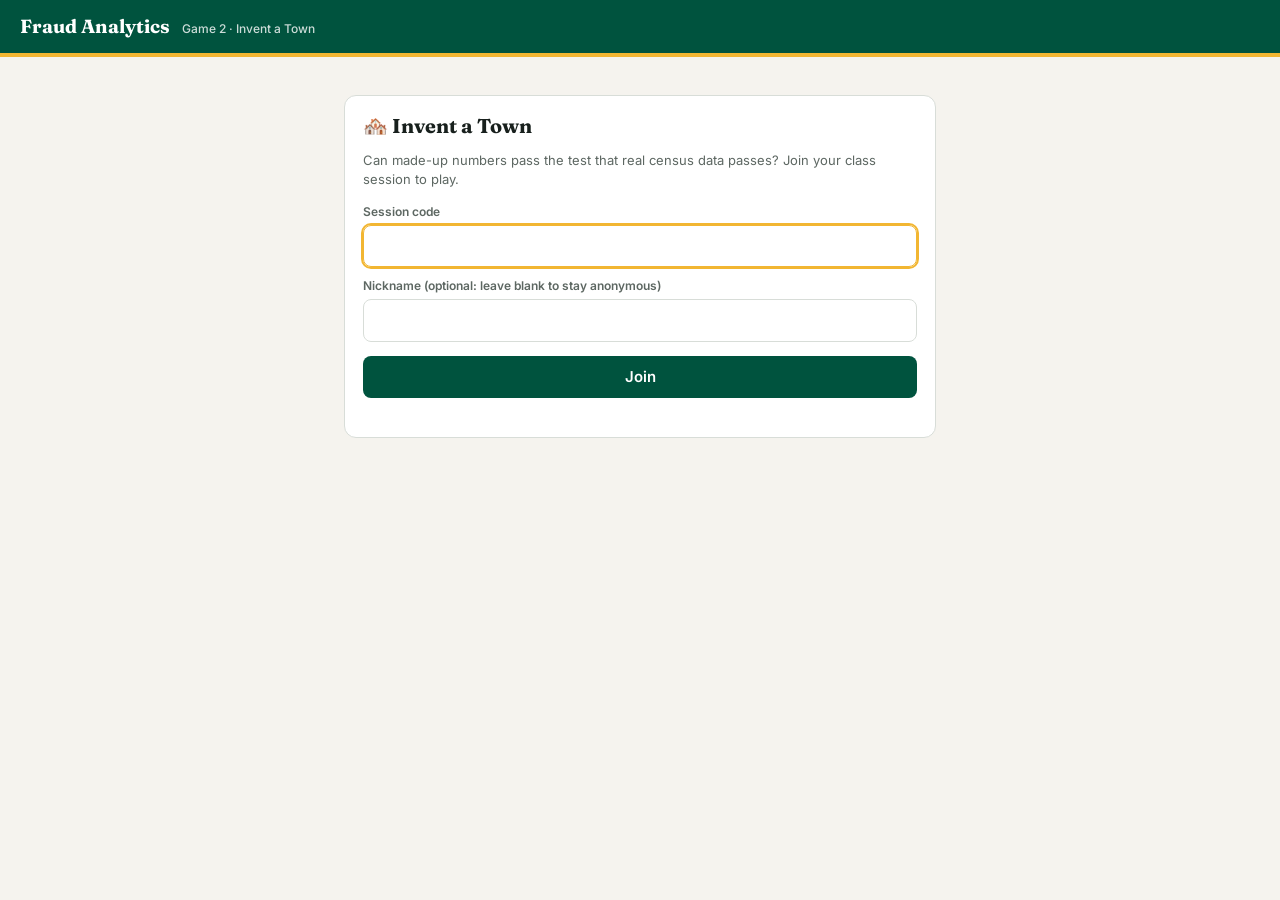
<file: games/towns/index.html>
<!DOCTYPE html>
<html lang="en">
<head>
<meta charset="utf-8">
<script>/* auto-refresh when a newer version is published */
(function(){var V="5";fetch("../../version.txt?"+Date.now(),{cache:"no-store"}).then(function(r){return r.text()}).then(function(v){v=v.trim();if(v&&v!==V){var k="fraud_reload_"+v;try{if(sessionStorage.getItem(k))return;sessionStorage.setItem(k,1)}catch(e){}location.reload()}}).catch(function(){})})();</script>
<meta name="viewport" content="width=device-width, initial-scale=1">
<title>Invent a Town — Fraud Analytics</title>
<link rel="preconnect" href="https://fonts.googleapis.com">
<link href="https://fonts.googleapis.com/css2?family=Fraunces:opsz,wght@9..144,600;9..144,700&family=Inter:wght@400;500;600;700&display=swap" rel="stylesheet">
<link rel="stylesheet" href="../../fraud.css?v=5">
<script src="../../vendor/supabase.js?v=5"></script>
<script src="../../config.js?v=5"></script>
<script src="../../fraud.js?v=5"></script>
<script src="../benford/benford.js?v=5"></script>
<script src="model.js?v=5"></script>
<style>
  .page{max-width:620px;margin:0 auto;padding:14px}
  .nums{width:100%;font:600 16px/1.5 ui-monospace,Menlo,Consolas,monospace;resize:vertical}
  .cnt{font-weight:700;font-variant-numeric:tabular-nums}
  .cnt.good{color:var(--good)} .cnt.bad{color:var(--bad)}
  .story{border-left:5px solid var(--gold);background:var(--goldsoft);padding:12px 16px;border-radius:8px}
  .story p{margin:0 0 8px} .story p:last-child{margin:0}
  .steps{margin:0;padding-left:20px} .steps li{margin-bottom:6px}
  .conf{background:#eef8f1;border:1px solid var(--good);border-radius:10px;padding:12px 14px}
  .bad-list{color:var(--bad);font-size:13px;margin-top:6px;word-break:break-word}
  .bad-list code{background:#fbeceb;border-radius:4px;padding:1px 5px}
  .bars{display:grid;grid-template-columns:22px 1fr 44px;gap:5px 8px;align-items:center;font-size:13px}
  .bar{position:relative;height:18px;background:var(--soft);border-radius:4px}
  .bar i{position:absolute;left:0;top:0;bottom:0;background:var(--fake);border-radius:4px}
  .bar b{position:absolute;top:-3px;bottom:-3px;width:3px;background:var(--gold);border-radius:2px}
  .lbars{display:grid;grid-template-columns:repeat(10,1fr);gap:4px;align-items:end;height:90px;margin-top:6px}
  .lbars div{background:var(--fake);border-radius:3px 3px 0 0;min-height:2px}
  .lbars div.hot{background:var(--gold)}
  .lab{display:grid;grid-template-columns:repeat(10,1fr);gap:4px;text-align:center;font-size:12px;color:var(--muted)}
  .vd{font-size:17px;font-weight:700;padding:10px 14px;border-radius:10px;margin:8px 0;border:1px solid var(--rule);background:var(--soft)}
  .vd.c0{background:#e3f3ea;border-color:var(--good)} .vd.c1{background:#eef6e0;border-color:#8aae3a}
  .vd.c2{background:#fdf1d3;border-color:var(--gold)} .vd.c3{background:#fbeceb;border-color:var(--bad)}
  .dbtn{background:transparent;color:var(--muted);border:1px dashed var(--rule);font-size:12px;padding:4px 10px}
</style>
</head>
<body>
<div class="topbar"><a class="brand" href="../../">Fraud Analytics <small>Game 2 · Invent a Town</small></a><span class="who" id="who"></span></div>
<div class="page">
  <div id="demoBanner" class="demo hidden">Demo mode: nothing is saved. <a href="#" id="demoReset">Start over</a> · <button class="dbtn" id="demoRevealBtn">Simulate the instructor's reveal</button></div>

  <section id="gJoin" class="card hidden" style="margin-top:24px">
    <h2>🏘️ Invent a Town</h2>
    <p class="muted small">Can made-up numbers pass the test that real census data passes? Join your class session to play.</p>
    <label for="gCode">Session code</label><input id="gCode" autocomplete="off" autocapitalize="characters" style="text-transform:uppercase">
    <label for="gNick">Nickname (optional: leave blank to stay anonymous)</label><input id="gNick" maxlength="40" autocomplete="off">
    <button id="gBtnJoin" class="full" style="margin-top:14px">Join</button>
    <div class="err" id="gJoinErr"></div>
  </section>

  <section id="gMain" class="hidden">
    <div class="card story">
      <h2 style="margin:0 0 8px">🏘️ Invent a Town</h2>
      <p>You are a clerk at a statistics office. The records of <b><span class="N">50</span> towns</b> were lost in a flood, and the report is due today. You must fill in the population of every town.</p>
      <p>Make up <b><span class="N">50</span> believable town populations</b>. Any size is fine, from tiny villages to big cities. <b>Don't use a random number generator, and don't look anything up.</b> Just write what feels realistic.</p>
    </div>

    <div id="vInput">
      <div class="card">
        <h3>Your <span class="N">50</span> numbers</h3>
        <label for="nums" style="margin-top:0">Type or paste whole numbers, one per line or separated by spaces. Whole numbers from 1 to 50,000,000.</label>
        <textarea id="nums" class="nums" rows="9" placeholder="3200&#10;870&#10;45000&#10;..." inputmode="numeric" autocomplete="off" autocorrect="off" spellcheck="false"></textarea>
        <div style="display:flex;justify-content:space-between;align-items:center;gap:8px"><span class="cnt" id="cnt">0/50</span><span class="small" id="msg"></span></div>
        <div class="bad-list hidden" id="badList"></div>
        <div class="small muted" style="margin-top:6px">A number written like <b>12,345</b> counts as 12345. To separate two numbers use a space or a new line.</div>
        <button class="full" id="sub" style="margin-top:12px" disabled>Submit</button>
        <div class="err" id="err"></div>
        <div class="small muted" id="why"></div>
      </div>
    </div>

    <div id="vDone" class="card hidden">
      <div class="conf"><b>✔ Submitted.</b> <span id="doneInfo"></span><br>
        <span class="small">You can change your numbers until the instructor reveals the results. Keep this page open: your results will appear here.</span></div>
    </div>

    <div id="vResult" class="hidden"></div>
  </section>
</div>

<script>
const $ = FRAUD.$, T = TOWNS, B = BENFORD;
let st = null, N = T.DEFAULTS.n, poll = null;

FRAUD.setup({ game: "towns", defaults: T.DEFAULTS });
$("gBtnJoin").onclick = join;
$("gNick").addEventListener("keydown", (e) => { if (e.key === "Enter") join(); });
$("demoReset").onclick = (e) => { e.preventDefault(); FRAUD.forget(); location.reload(); };
$("demoRevealBtn").onclick = async () => { FRAUD.demoReveal(); await refresh(); };
init();

async function init() {
  if (FRAUD.DEMO) $("demoBanner").classList.remove("hidden");
  $("gCode").value = FRAUD.urlCode() || (FRAUD.DEMO ? "DEMO" : "");
  const s = FRAUD.saved(), want = FRAUD.urlCode();
  let state = null;
  if (s && (!want || s.code === want)) state = await FRAUD.resume();
  if (state) load(state);
  else { show("gJoin"); (want ? $("gNick") : $("gCode")).focus(); }
}
function show(id) { ["gJoin", "gMain"].forEach((s) => $(s).classList.toggle("hidden", s !== id)); window.scrollTo(0, 0); }
async function join() {
  $("gJoinErr").textContent = ""; $("gBtnJoin").disabled = true;
  try { load(await FRAUD.join($("gCode").value.trim(), $("gNick").value.trim())); }
  catch (e) { $("gJoinErr").textContent = e.message; }
  finally { $("gBtnJoin").disabled = false; }
}

function load(state) {
  st = state; N = Number((st.session.params || {}).n) || T.DEFAULTS.n;
  $("who").textContent = st.nickname + " · " + st.session.code;
  document.querySelectorAll(".N").forEach((e) => e.textContent = N);
  show("gMain");
  const mine = mySub();
  if (mine && mine.data && Array.isArray(mine.data.nums)) $("nums").value = mine.data.nums.join("\n");
  update(); paint();
  clearInterval(poll); poll = setInterval(refresh, 4000);
}
async function refresh() {
  if (!st || document.hidden && !FRAUD.DEMO) return;
  try { const s = await FRAUD.rpc("fraud_resume", { p_player: st.player_id, p_token: st.token }); st = s; if (s.session.revealed) paint(); }
  catch (_) { /* transient network error: try again on the next tick */ }
}
const mySub = () => (st.submissions || []).find((s) => s.kind === "main") || null;

function paint() {
  const revealed = st.session.revealed, mine = mySub();
  $("vInput").classList.toggle("hidden", revealed);
  $("vDone").classList.toggle("hidden", revealed || !mine);
  $("vResult").classList.toggle("hidden", !revealed);
  $("sub").textContent = mine ? "Update my submission" : "Submit";
  if (mine) $("doneInfo").textContent = "Saved at " + new Date(mine.updated_at).toLocaleTimeString([], { hour: "2-digit", minute: "2-digit" }) + ".";
  if (revealed) { clearInterval(poll); $("vResult").innerHTML = resultHtml(mine); }
}

function resultHtml(mine) {
  if (!mine || !mine.data || !Array.isArray(mine.data.nums)) return `<div class="card"><h2>The instructor has revealed the results</h2><p>You did not submit your numbers before the reveal, so there is nothing to show for you. Follow along with the class discussion.</p></div>`;
  const nums = mine.data.nums, s = T.stats(nums), a = s.first, lastMax = Math.max(1, ...s.lastCounts);
  const cls = ["c0", "c1", "c2", "c3"][B.VERDICTS.indexOf(a.verdict)] || "";
  const rows = a.digits.map((d, i) => `<div><b>${d}</b></div><div class="bar"><i style="width:${(a.props[i] * 100 / 0.5).toFixed(1)}%"></i><b style="left:${(a.expected[i] * 100 / 0.5).toFixed(1)}%"></b></div><div>${(a.props[i] * 100).toFixed(0)}%</div>`).join("");
  const lastBars = s.lastCounts.map((c, i) => `<div class="${i === 0 || i === 5 ? "hot" : ""}" style="height:${(c / lastMax * 100).toFixed(0)}%" title="${i}: ${c}"></div>`).join("");
  return `<div class="card"><h2>Your result</h2>
    <h3>First digits of your ${nums.length} numbers</h3>
    <div class="bars">${rows}</div>
    <p class="small muted" style="margin:6px 0 0">Purple bar: share of your numbers starting with that digit. Gold tick: what real-world data typically shows (digit 1 about 30%). Scale: 0 to 50%.</p>
    <div class="vd ${cls}">MAD ${a.mad.toFixed(4)}: ${a.verdict}</div>
    <p class="small muted" style="margin:0">MAD is the average gap between your digit shares and those of real-world data. Below 0.006 is "close conformity", above 0.015 is "nonconformity". With only ${nums.length} numbers even real data wiggles a lot, so the real test is the <b>whole class pooled together</b>: watch the projector.</p></div>
    <div class="card"><h3>Last digits of your numbers</h3>
      <div class="lbars">${lastBars}</div><div class="lab">${s.lastCounts.map((c, i) => `<div>${i}<br><b>${c}</b></div>`).join("")}</div>
      <p class="small" style="margin:8px 0 0">${Math.round(s.end05 * 100)}% of your numbers end in 0 or 5 (gold bars). In real counts about 20% would. People like round numbers.</p></div>`;
}

// ---------------------------------------------------------------- input
function update() {
  const { nums, invalid } = T.parse($("nums").value), n = nums.length, ok = n === N && !invalid.length;
  const cnt = $("cnt"); cnt.textContent = `${n}/${N}`; cnt.className = "cnt " + (ok ? "good" : n > N || invalid.length ? "bad" : "");
  $("msg").className = "small " + (n > N || invalid.length ? "err" : "muted");
  $("msg").textContent = invalid.length ? `${invalid.length} entr${invalid.length > 1 ? "ies" : "y"} not counted` : n > N ? `${n - N} too many. Delete some.` : n < N ? `${N - n} to go` : "Count is right.";
  const bl = $("badList");
  bl.classList.toggle("hidden", !invalid.length);
  bl.innerHTML = invalid.length ? "Not accepted: " + invalid.slice(0, 20).map((x) => `<code>${FRAUD.esc(x.token)}</code> (${x.reason})`).join(", ") + (invalid.length > 20 ? ", ..." : "") : "";
  $("sub").disabled = !ok;
  $("why").textContent = ok ? "" : `Enter exactly ${N} valid numbers to submit.`;
}
$("nums").addEventListener("input", update);
$("sub").onclick = async () => {
  const { nums, invalid } = T.parse($("nums").value);
  if (nums.length !== N || invalid.length) return update();
  $("sub").disabled = true; $("err").textContent = "";
  try { st = await FRAUD.submit(st, "main", { nums }, null); paint(); $("vDone").scrollIntoView({ behavior: "smooth", block: "center" }); }
  catch (e) { $("err").textContent = e.message; if (/revealed|locked/i.test(e.message)) refresh(); }
  finally { update(); }
};
</script>
</body>
</html>
</file>
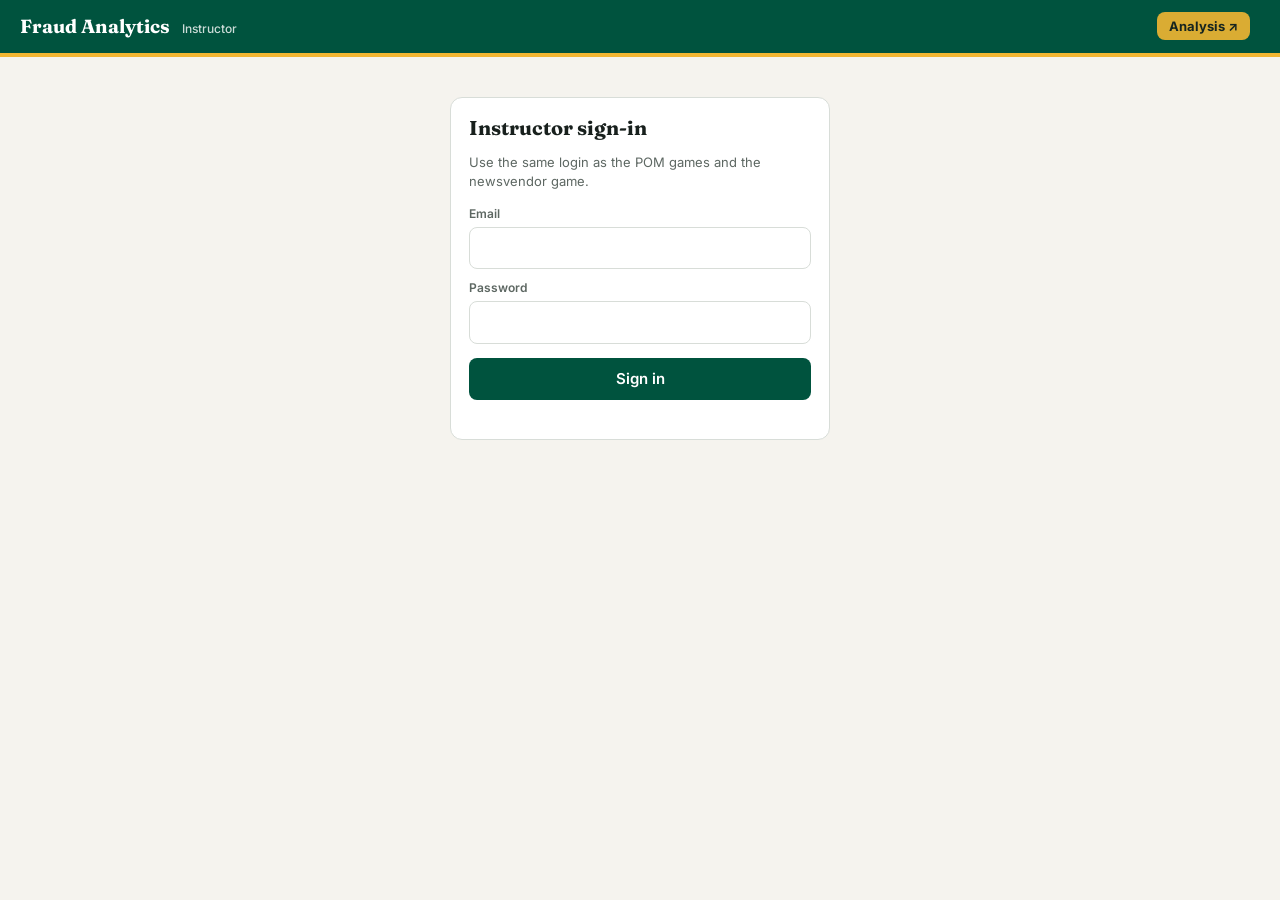
<file: admin.html>
<!DOCTYPE html>
<html lang="en">
<head>
<meta charset="utf-8">
<script>/* auto-refresh when a newer version is published */
(function(){var V="5";fetch("version.txt?"+Date.now(),{cache:"no-store"}).then(function(r){return r.text()}).then(function(v){v=v.trim();if(v&&v!==V){var k="fraud_reload_"+v;try{if(sessionStorage.getItem(k))return;sessionStorage.setItem(k,1)}catch(e){}location.reload()}}).catch(function(){})})();</script>
<meta name="viewport" content="width=device-width, initial-scale=1">
<title>Fraud Analytics — Instructor</title>
<link rel="preconnect" href="https://fonts.googleapis.com">
<link href="https://fonts.googleapis.com/css2?family=Fraunces:opsz,wght@9..144,600;9..144,700&family=Inter:wght@400;500;600;700&display=swap" rel="stylesheet">
<link rel="stylesheet" href="fraud.css?v=5">
<script src="vendor/supabase.js?v=5"></script>
<script src="vendor/chart.umd.min.js?v=5"></script>
<script src="config.js?v=5"></script>
<script src="fraud.js?v=5"></script>
<script src="games.js?v=5"></script>
<script src="dashkit.js?v=5"></script>
<script src="games/benford/benford.js?v=5"></script>
<!-- one model + dashboard per live game, from the catalogue -->
<script>window.FRAUD_CATALOG.filter(g => g.status === "live" && !g.standalone).forEach(g =>
  document.write(`<script src="games/${g.key}/model.js?v=5"><\/script><script src="games/${g.key}/dashboard.js?v=5"><\/script>`));</script>
<style>
  .layout{display:grid;grid-template-columns:310px 1fr;gap:18px;max-width:1400px;margin:0 auto;padding:18px}
  @media (max-width:900px){.layout{grid-template-columns:1fr}}
  .sess{padding:9px 10px;border-radius:8px;cursor:pointer;border:1px solid transparent;margin-bottom:4px}
  .sess:hover{background:var(--soft)} .sess.active{background:var(--soft);border-color:var(--rule)}
  .sess .code{font-weight:700;font-family:ui-monospace,Menlo,monospace}
  .toolbar{display:flex;flex-wrap:wrap;gap:8px;align-items:center;margin-bottom:12px}
  .link{font-family:ui-monospace,Menlo,monospace;font-size:13px;word-break:break-all;background:var(--soft);padding:8px 10px;border-radius:8px}
  .joinbox{display:flex;gap:16px;align-items:center;flex-wrap:wrap}
  .joinbox img{width:150px;height:150px;border:1px solid var(--rule);border-radius:8px;background:#fff}
  .bigcode{font-family:"Fraunces",Georgia,serif;font-size:40px;font-weight:700;letter-spacing:2px;color:var(--green)}
  .row2{display:grid;grid-template-columns:1fr 1fr;gap:8px}
</style>
</head>
<body>
<div class="topbar"><a class="brand" href="./">Fraud Analytics <small>Instructor</small></a>
  <span class="who"><a href="games/benford/" target="_blank" rel="noopener" style="background:var(--gold);color:var(--ink);font-weight:700;font-size:13px;padding:6px 12px;border-radius:8px;text-decoration:none;margin-right:10px">Analysis ↗</a><span id="who"></span> <button id="btnOut" class="ghost sm hidden" style="color:#fff;border-color:#fff8">Sign out</button></span></div>
<div id="demoBanner" class="demo hidden" style="margin:12px 18px 0">Demo mode: nothing is saved, and each session shows simulated students so you can rehearse. Remove <code>?demo</code> from the URL to use real data.</div>

<section id="sLogin" class="card hidden" style="max-width:380px;margin:40px auto">
  <h2>Instructor sign-in</h2>
  <p class="small muted">Use the same login as the POM games and the newsvendor game.</p>
  <label for="email">Email</label><input id="email" type="email" autocomplete="username">
  <label for="pw">Password</label><input id="pw" type="password" autocomplete="current-password">
  <button id="btnLogin" class="full" style="margin-top:14px">Sign in</button>
  <div class="err" id="loginErr"></div>
</section>

<div id="sApp" class="layout hidden">
  <aside>
    <div class="card">
      <h2>New session</h2>
      <label for="nGame">Game</label><select id="nGame"></select>
      <label for="nTitle">Title</label><input id="nTitle">
      <label for="nCode">Code students type</label><input id="nCode" style="text-transform:uppercase">
      <div id="nParams"></div>
      <button id="btnCreate" class="full" style="margin-top:12px">Create session</button>
      <div class="err" id="createErr"></div>
    </div>
    <div class="card">
      <h2>Sessions</h2>
      <select id="fGame" style="margin-bottom:8px"></select>
      <div id="sessList"></div>
    </div>
  </aside>
  <main>
    <div id="empty" class="card"><h2>Pick or create a session</h2><p class="muted">Each session is one class run of one game. Students join with its code.</p></div>
    <div id="view" class="hidden">
      <div class="card">
        <div class="toolbar">
          <h2 style="margin:0;flex:1" id="vTitle"></h2>
          <label style="display:flex;gap:6px;align-items:center;margin:0;font-size:13px;color:var(--ink)"><input type="checkbox" id="live" style="width:auto" checked> Live (5 s)</label>
          <button class="ghost sm" id="btnRefresh">Refresh</button>
          <button class="ghost sm" id="btnToggle"></button>
          <button class="ghost sm" id="btnCsv">Export CSV</button>
          <button class="danger sm" id="btnDel">Delete</button>
        </div>
        <div class="joinbox">
          <div><div class="small muted">Session code</div><div class="bigcode" id="vCode"></div></div>
          <img id="qr" alt="QR code for the student link">
          <div style="flex:1;min-width:240px"><div class="small muted">Student link</div><div class="link" id="vLink"></div>
            <button class="ghost sm" id="btnCopy" style="margin-top:6px">Copy link</button> <span class="small muted" id="vParams"></span></div>
        </div>
      </div>
      <div id="dash"></div>
    </div>
  </main>
</div>

<script>
const $ = FRAUD.$, DEMO = FRAUD.DEMO, cfg = window.FRAUD_CONFIG || {};
const LIVE_GAMES = window.FRAUD_CATALOG.filter(g => g.status === "live" && !g.standalone && window.FRAUD_GAMES[g.key]);
let sb = null, sessions = [], current = null, timer = null, lastData = null;

// ---------------- data layer ----------------
const api = DEMO ? demoApi() : supaApi();
function supaApi() {
  sb = window.supabase.createClient(cfg.SUPABASE_URL, cfg.SUPABASE_KEY);
  const chk = (r) => { if (r.error) throw new Error(r.error.message); return r.data; };
  return {
    async user() { const { data } = await sb.auth.getUser(); return data.user; },
    async login(e, p) { const { data, error } = await sb.auth.signInWithPassword({ email: e, password: p }); if (error) throw error; return data.user; },
    async logout() { await sb.auth.signOut(); },
    async sessions() { return chk(await sb.from("fraud_sessions").select("*").order("created_at", { ascending: false })); },
    async create(row) { return chk(await sb.from("fraud_sessions").insert(row).select().single()); },
    async setOpen(id, v) { chk(await sb.from("fraud_sessions").update({ is_open: v }).eq("id", id)); },
    async setRevealed(id, v) { chk(await sb.from("fraud_sessions").update({ revealed: v }).eq("id", id)); },
    async remove(id) { chk(await sb.from("fraud_sessions").delete().eq("id", id)); },
    // the instructor's guess is the only column the instructor may edit on a submission
    async setGuess(subId, guess) {
      const r = chk(await sb.from("fraud_submissions").update({ guess }).eq("id", subId).select("id"));
      if (!r.length) throw new Error("Could not save the guess (submission not found).");
    },
    async load(id) {
      const players = chk(await sb.from("fraud_players").select("id,nickname,joined_at").eq("session_id", id));
      let subs = [], from = 0;
      for (;;) { const r = chk(await sb.from("fraud_submissions").select("id,player_id,kind,data,label,guess,created_at,updated_at").eq("session_id", id).order("id").range(from, from + 999));
        subs = subs.concat(r); if (r.length < 1000) break; from += 1000; }
      return { players, subs };
    }
  };
}
function demoApi() {
  const list = LIVE_GAMES.map((g, i) => ({ id: "demo" + i, game: g.key, code: (window.FRAUD_GAMES[g.key].codePrefix || "DEMO") + "1", title: "Rehearsal class",
    params: { ...window.FRAUD_GAMES[g.key].defaults }, is_open: true, revealed: false, created_at: new Date().toISOString() }));
  const cache = {};
  return { async user() { return { email: "demo@example.edu" }; }, async login() { return { email: "demo@example.edu" }; }, async logout() {},
    async sessions() { return list; },
    async create(r) { const s = { ...r, id: "demo" + list.length + "x", is_open: true, revealed: false, created_at: new Date().toISOString() }; list.unshift(s); return s; },
    async setOpen(id, v) { list.find(s => s.id === id).is_open = v; },
    async setRevealed(id, v) { list.find(s => s.id === id).revealed = v; },
    async remove(id) { list.splice(list.findIndex(s => s.id === id), 1); },
    async setGuess(subId, guess) { Object.values(cache).forEach(d => d.subs.forEach(s => { if (s.id === subId) s.guess = guess; })); },
    async load(id) { const s = list.find(x => x.id === id); return cache[id] || (cache[id] = window.FRAUD_GAMES[s.game].demo(s)); } };
}

// actions handed to the game dashboard
const actions = {
  setGuess: (subId, g) => api.setGuess(subId, g),
  async setRevealed(v) { await api.setRevealed(current.id, v); await refreshList(); await select(current.id); },
  reload: () => loadData()
};

// ---------------- auth ----------------
async function start() {
  if (DEMO) $("demoBanner").classList.remove("hidden");
  const u = await api.user().catch(() => null);
  if (u) return enter(u);
  $("sLogin").classList.remove("hidden");
}
async function enter(u) {
  $("sLogin").classList.add("hidden"); $("sApp").classList.remove("hidden");
  $("who").textContent = u.email; $("btnOut").classList.remove("hidden");
  $("nGame").innerHTML = LIVE_GAMES.map(g => `<option value="${g.key}">${g.num} · ${g.title}</option>`).join("");
  $("fGame").innerHTML = `<option value="">All games</option>` + window.FRAUD_CATALOG.filter(g => !g.standalone).map(g => `<option value="${g.key}">${g.num} · ${g.title}</option>`).join("");
  newForm(); await refreshList();
}

// ---------------- create ----------------
function suggestCode(prefix) { return (prefix || "FRAUD") + Math.floor(10 + Math.random() * 90); }
function newForm() {
  const m = window.FRAUD_GAMES[$("nGame").value]; if (!m) return;
  $("nTitle").value = m.title + " — " + new Date().toLocaleDateString();
  $("nCode").value = suggestCode(m.codePrefix);
  $("nParams").innerHTML = m.params.map(p => {
    const v = m.defaults[p.key];
    if (p.type === "select") return `<label>${p.label}</label><select data-k="${p.key}">${p.options.map(([val, lab]) => `<option value="${val}" ${String(v) === val ? "selected" : ""}>${lab}</option>`).join("")}</select>`;
    return `<label>${p.label}</label><input data-k="${p.key}" type="number" value="${v}" ${p.step ? `step="${p.step}"` : ""} ${p.min != null ? `min="${p.min}"` : ""} ${p.max != null ? `max="${p.max}"` : ""}>`;
  }).join("");
}
async function create() {
  $("createErr").textContent = "";
  const m = window.FRAUD_GAMES[$("nGame").value], params = { ...m.defaults };
  let bad = null;
  $("nParams").querySelectorAll("[data-k]").forEach(el => {
    const p = m.params.find(x => x.key === el.dataset.k); let v = el.value;
    if (p.type === "number") { v = Number(v); if (!isFinite(v) || (p.min != null && v < p.min) || (p.max != null && v > p.max) || (p.step === 1 && !Number.isInteger(v))) bad = `${p.label}: enter a whole number from ${p.min} to ${p.max}.`; }
    else if (v === "true" || v === "false") v = v === "true";
    params[p.key] = v;
  });
  if (bad) { $("createErr").textContent = bad; return; }
  const code = $("nCode").value.trim().toUpperCase();
  if (!/^[A-Z0-9]{3,12}$/.test(code)) { $("createErr").textContent = "Code: 3–12 letters or digits."; return; }
  try { const s = await api.create({ game: m.key, code, title: $("nTitle").value.trim() || m.title, params });
        await refreshList(); select(s.id); newForm(); }
  catch (e) { $("createErr").textContent = /duplicate|unique/.test(e.message) ? "That code is already used. Pick another one." : e.message; }
}

// ---------------- list & view ----------------
async function refreshList() {
  sessions = await api.sessions();
  const f = $("fGame").value, cat = Object.fromEntries(window.FRAUD_CATALOG.map(g => [g.key, g]));
  $("sessList").innerHTML = sessions.filter(s => !f || s.game === f).map(s => `<div class="sess ${current && current.id === s.id ? "active" : ""}" data-id="${s.id}">
      <span class="code">${FRAUD.esc(s.code)}</span> <span class="pill ${s.is_open ? "open" : "closed"}">${s.is_open ? "open" : "closed"}</span>${s.revealed ? ` <span class="pill a">revealed</span>` : ""}
      <div class="small">${FRAUD.esc(s.title)}</div><div class="small muted">${cat[s.game] ? cat[s.game].num + " · " : ""}${new Date(s.created_at).toLocaleString()}</div></div>`).join("")
    || `<p class="small muted">No sessions yet.</p>`;
  $("sessList").querySelectorAll(".sess").forEach(d => d.onclick = () => select(d.dataset.id));
}
function studentLink(s) { return new URL(`games/${s.game}/?code=${encodeURIComponent(s.code)}`, location.href).href; }
async function select(id) {
  current = sessions.find(s => s.id === id); if (!current) return;
  $("empty").classList.add("hidden"); $("view").classList.remove("hidden");
  $("vTitle").textContent = current.title; $("vCode").textContent = current.code;
  const link = studentLink(current); $("vLink").textContent = link;
  $("qr").src = "https://api.qrserver.com/v1/create-qr-code/?size=300x300&margin=8&data=" + encodeURIComponent(link);
  const m = window.FRAUD_GAMES[current.game];
  $("vParams").textContent = m ? m.params.map(p => `${p.label.split(" (")[0]}: ${current.params[p.key]}`).join(" · ") : "";
  $("btnToggle").textContent = current.is_open ? "Close session" : "Reopen session";
  document.querySelectorAll(".sess").forEach(d => d.classList.toggle("active", d.dataset.id === id));
  await loadData();
}
let loadSeq = 0;
async function loadData() {
  if (!current) return;
  const m = window.FRAUD_GAMES[current.game];
  if (!m) { $("dash").innerHTML = `<div class="card">No dashboard for game "${FRAUD.esc(current.game)}".</div>`; return; }
  const my = ++loadSeq;                                   // only the newest request may draw
  try { const d = await api.load(current.id); if (my !== loadSeq) return; lastData = d; m.render($("dash"), current, lastData, actions); }
  catch (e) { if (my === loadSeq) $("dash").innerHTML = `<div class="card err">${FRAUD.esc(e.message)}</div>`; }
}
function tick() { clearInterval(timer); timer = setInterval(() => { if ($("live").checked && current && !document.hidden) loadData(); }, 5000); }

// ---------------- CSV ----------------
function csv(rows) {
  const cols = [...new Set(rows.flatMap(r => Object.keys(r)))];
  const q = (v) => { if (v == null) return ""; if (typeof v === "object") v = JSON.stringify(v); v = String(v); return /[",\n]/.test(v) ? `"${v.replace(/"/g, '""')}"` : v; };
  return [cols.join(",")].concat(rows.map(r => cols.map(c => q(r[c])).join(","))).join("\n");
}
function download(name, text) { const a = document.createElement("a"); a.href = URL.createObjectURL(new Blob([text], { type: "text/csv" })); a.download = name; a.click(); }
function exportCsv() {
  const m = current && window.FRAUD_GAMES[current.game];
  if (!lastData || !m || !m.csvRows) return;
  download(`${current.code}_submissions.csv`, csv(m.csvRows(current, lastData)));
  if (m.csvSummary) setTimeout(() => download(`${current.code}_summary.csv`, csv(m.csvSummary(current, lastData))), 400);   // second file: per-student summary
}

// ---------------- wiring ----------------
$("btnLogin").onclick = async () => { $("loginErr").textContent = ""; try { enter(await api.login($("email").value.trim(), $("pw").value)); } catch (e) { $("loginErr").textContent = e.message; } };
$("pw").addEventListener("keydown", e => { if (e.key === "Enter") $("btnLogin").click(); });
$("btnOut").onclick = async () => { await api.logout(); location.reload(); };
$("nGame").onchange = newForm; $("btnCreate").onclick = create; $("fGame").onchange = refreshList;
$("btnRefresh").onclick = loadData;
$("btnToggle").onclick = async () => { await api.setOpen(current.id, !current.is_open); await refreshList(); select(current.id); };
$("btnDel").onclick = async () => {
  if (prompt(`Delete session ${current.code} and ALL its data? Type the code to confirm.`) !== current.code) return;
  await api.remove(current.id); current = null; $("view").classList.add("hidden"); $("empty").classList.remove("hidden"); refreshList();
};
$("btnCopy").onclick = () => navigator.clipboard.writeText($("vLink").textContent).then(() => { $("btnCopy").textContent = "Copied ✔"; setTimeout(() => $("btnCopy").textContent = "Copy link", 1500); });
$("btnCsv").onclick = exportCsv;
tick(); start();
</script>
</body>
</html>
</file>
<file: fraud.css>
/* Fraud Analytics — shared styles (SUNY Brockport green & gold) */
:root{
  --green:#00533e; --green2:#0b6b52; --gold:#f2b632; --goldsoft:#fdf1d3;
  --paper:#f5f3ee; --card:#ffffff; --ink:#18201d; --muted:#5d6762; --rule:#d8ddd8; --soft:#eef3f0;
  --good:#2e7d4f; --bad:#b23a2b; --a:#00533e; --b:#d08a00;
  --h:#3b6fb6; --t:#f2b632; --real:#00533e; --fake:#7a5bb5;
}
*{box-sizing:border-box}
html,body{margin:0}
body{background:var(--paper);color:var(--ink);font:15px/1.5 Inter,system-ui,-apple-system,"Segoe UI",sans-serif}
h1,h2,h3{font-family:"Fraunces",Georgia,serif;line-height:1.2}
a{color:var(--green2)}
.topbar{background:var(--green);color:#fff;padding:12px 20px;display:flex;align-items:center;justify-content:space-between;gap:12px;border-bottom:4px solid var(--gold)}
.topbar .brand{font-family:"Fraunces",Georgia,serif;font-weight:700;font-size:19px;color:#fff;text-decoration:none}
.topbar .brand small{font-family:Inter,sans-serif;font-weight:500;font-size:12px;opacity:.8;margin-left:8px}
.topbar .who{font-size:13px;opacity:.9}
.wrap{max-width:1100px;margin:0 auto;padding:20px}
.card{background:var(--card);border:1px solid var(--rule);border-radius:12px;padding:18px;margin-bottom:16px}
.card h2{margin:0 0 10px;font-size:20px}
.card h3{margin:0 0 8px;font-size:15px;font-family:Inter,sans-serif;text-transform:uppercase;letter-spacing:.7px;color:var(--muted)}
label{display:block;font-weight:600;font-size:12px;margin:10px 0 4px;color:var(--muted)}
input,select,textarea{width:100%;font:inherit;padding:9px 10px;border:1px solid var(--rule);border-radius:8px;background:#fff;color:var(--ink)}
input:focus,select:focus,textarea:focus{outline:2px solid var(--gold);border-color:var(--gold)}
button{font:inherit;font-weight:600;border:0;border-radius:8px;padding:10px 16px;cursor:pointer;background:var(--green);color:#fff}
button:hover{background:var(--green2)}
button:disabled{opacity:.5;cursor:not-allowed}
button.gold{background:var(--gold);color:var(--ink)}
button.ghost{background:transparent;color:var(--ink);border:1px solid var(--rule)}
button.danger{background:transparent;color:var(--bad);border:1px solid var(--bad)}
button.sm{padding:5px 10px;font-size:12px}
.full{width:100%}
.hidden{display:none!important}
.muted{color:var(--muted)}
.small{font-size:13px}
.err{color:var(--bad);font-size:13px;min-height:1em;margin-top:8px}
.ok{color:var(--good)}
.demo{background:#fff4c2;border:1px solid #e4cf6a;color:#5b4b00;font-size:13px;border-radius:8px;padding:8px 12px;margin-bottom:14px}
.grid2{display:grid;grid-template-columns:1fr 1fr;gap:16px}
.grid3{display:grid;grid-template-columns:repeat(3,1fr);gap:12px}
@media (max-width:820px){.grid2,.grid3{grid-template-columns:1fr}}
.kpis{display:grid;grid-template-columns:repeat(auto-fit,minmax(140px,1fr));gap:10px;margin-bottom:14px}
.kpi{background:var(--card);border:1px solid var(--rule);border-radius:10px;padding:10px 12px}
.kpi .k{font-size:11px;color:var(--muted);text-transform:uppercase;letter-spacing:.7px}
.kpi .v{font-family:"Fraunces",Georgia,serif;font-size:24px;font-weight:700}
table{border-collapse:collapse;width:100%;font-size:14px}
th,td{padding:6px 8px;border-bottom:1px solid var(--rule);text-align:right}
th:first-child,td:first-child{text-align:left}
th{font-size:12px;color:var(--muted);text-transform:uppercase;letter-spacing:.5px;font-weight:600}
tr.total td{font-weight:700;border-top:2px solid var(--ink)}
.pill{display:inline-block;font-size:11px;padding:2px 9px;border-radius:999px;font-weight:600;vertical-align:2px}
.pill.a{background:#d6ece4;color:var(--a)} .pill.b{background:#fbe7bd;color:#7a5200}
.pill.open{background:#dcefdc;color:#2f6b3a} .pill.closed{background:#eee;color:#666}
.badge{display:inline-block;background:var(--goldsoft);border:1px solid var(--gold);border-radius:8px;padding:8px 12px}
.center{text-align:center}
.mono{font-family:ui-monospace,Menlo,Consolas,monospace}

.scroll{overflow-x:auto}
.goal{border-left:5px solid var(--gold);background:var(--goldsoft);padding:10px 14px;border-radius:8px}
.hl{background:var(--goldsoft)}
</file>
